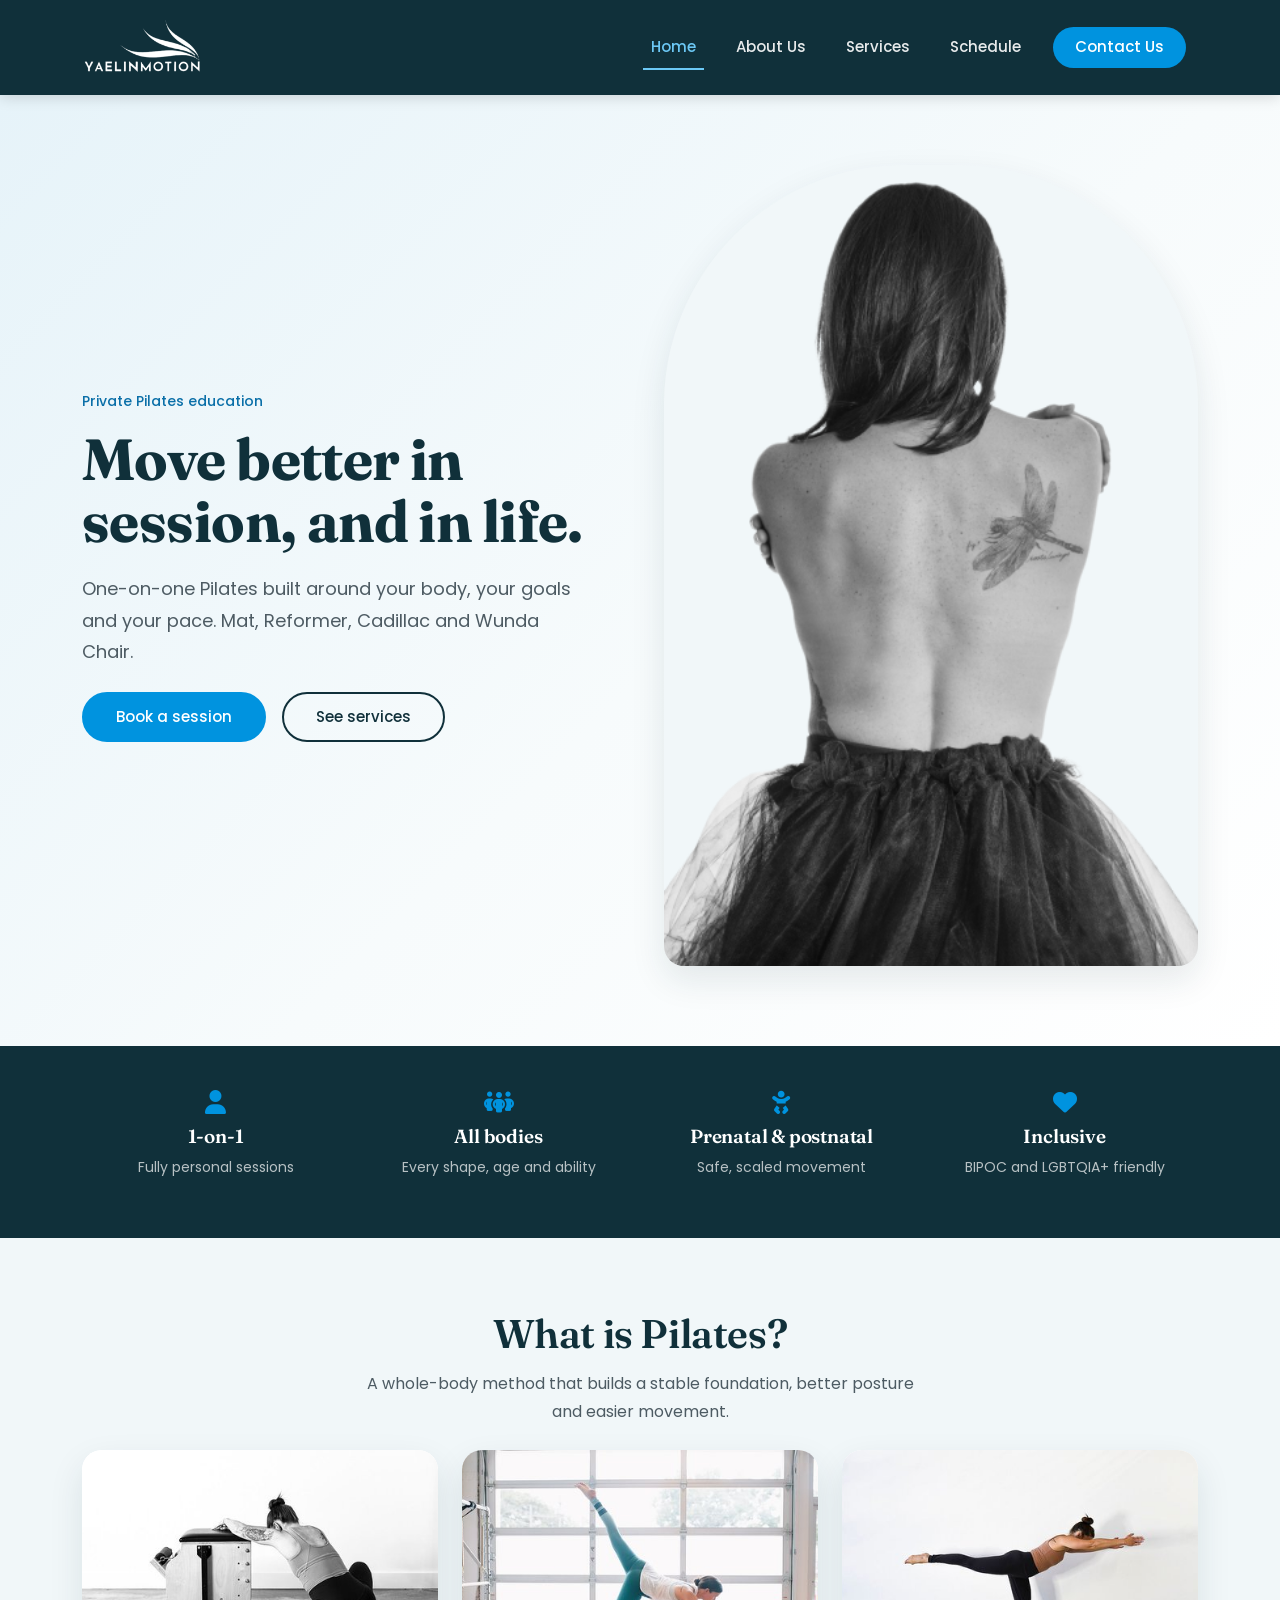
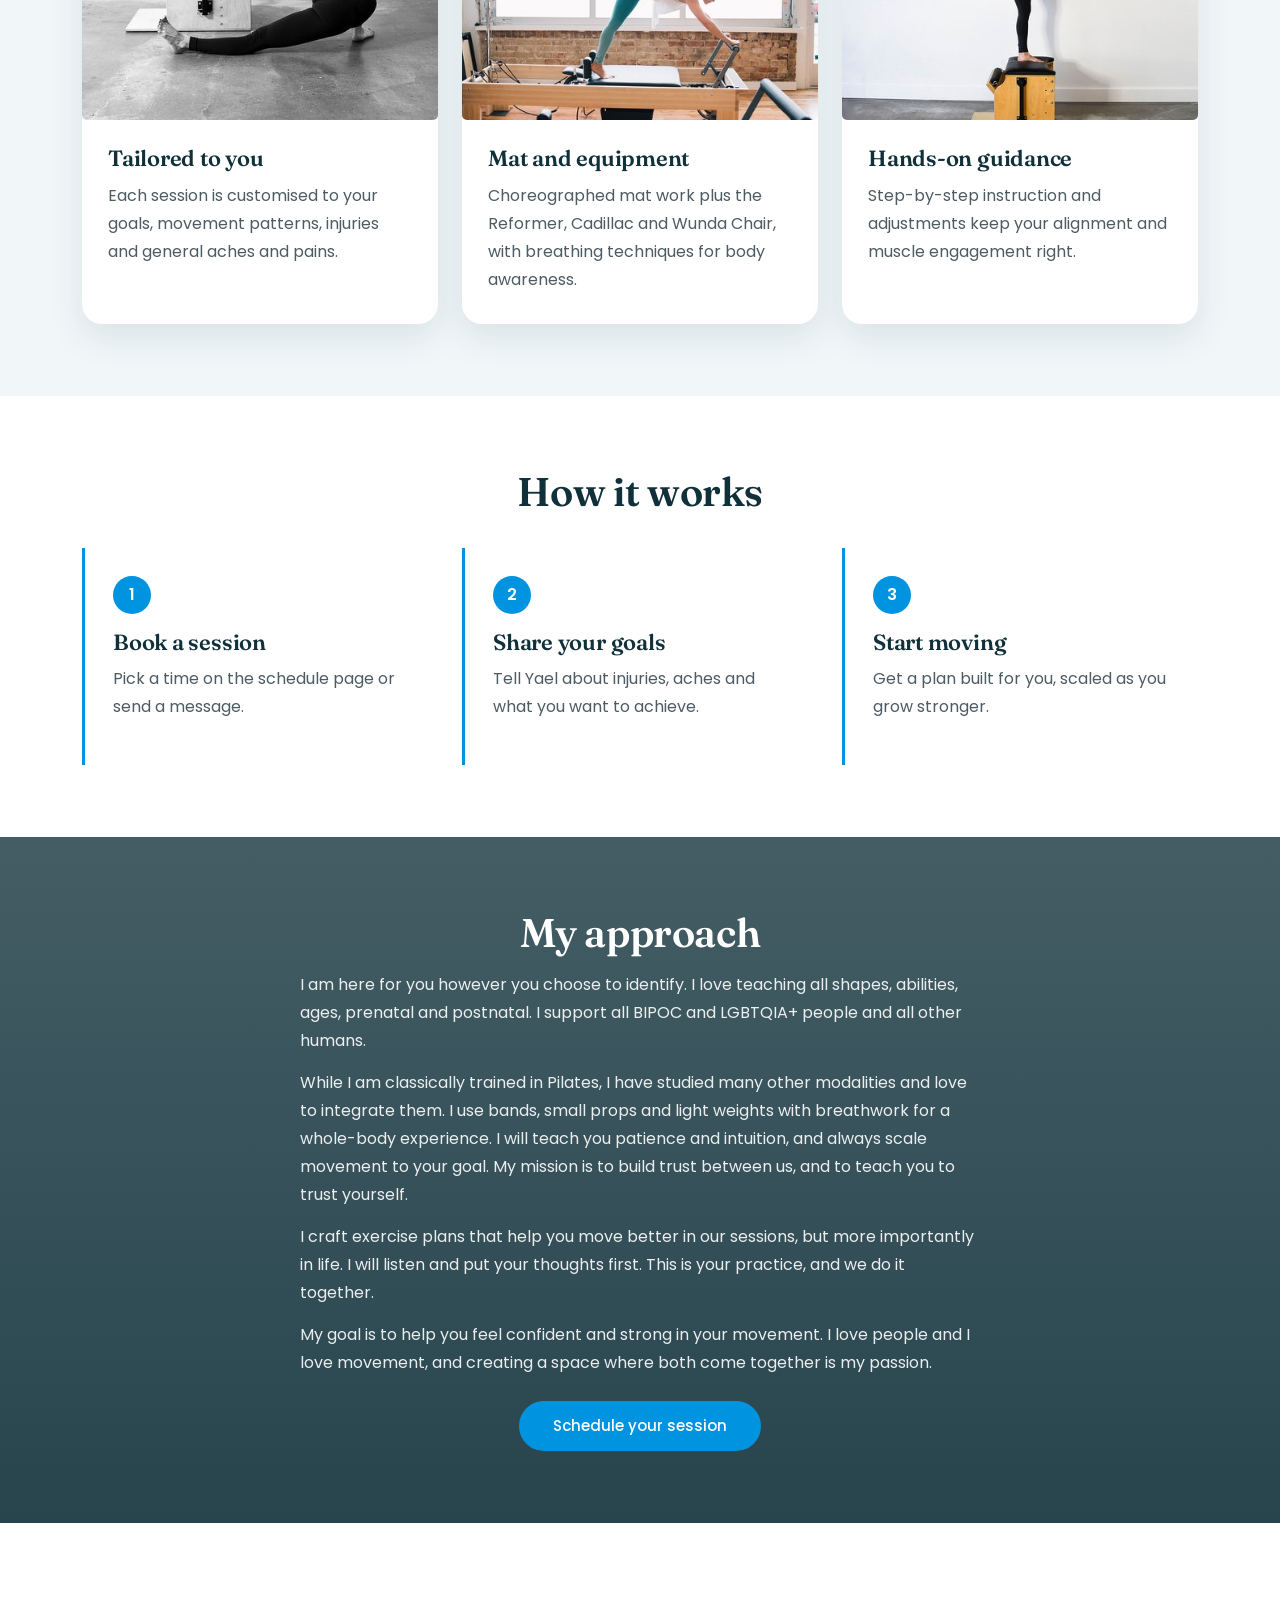
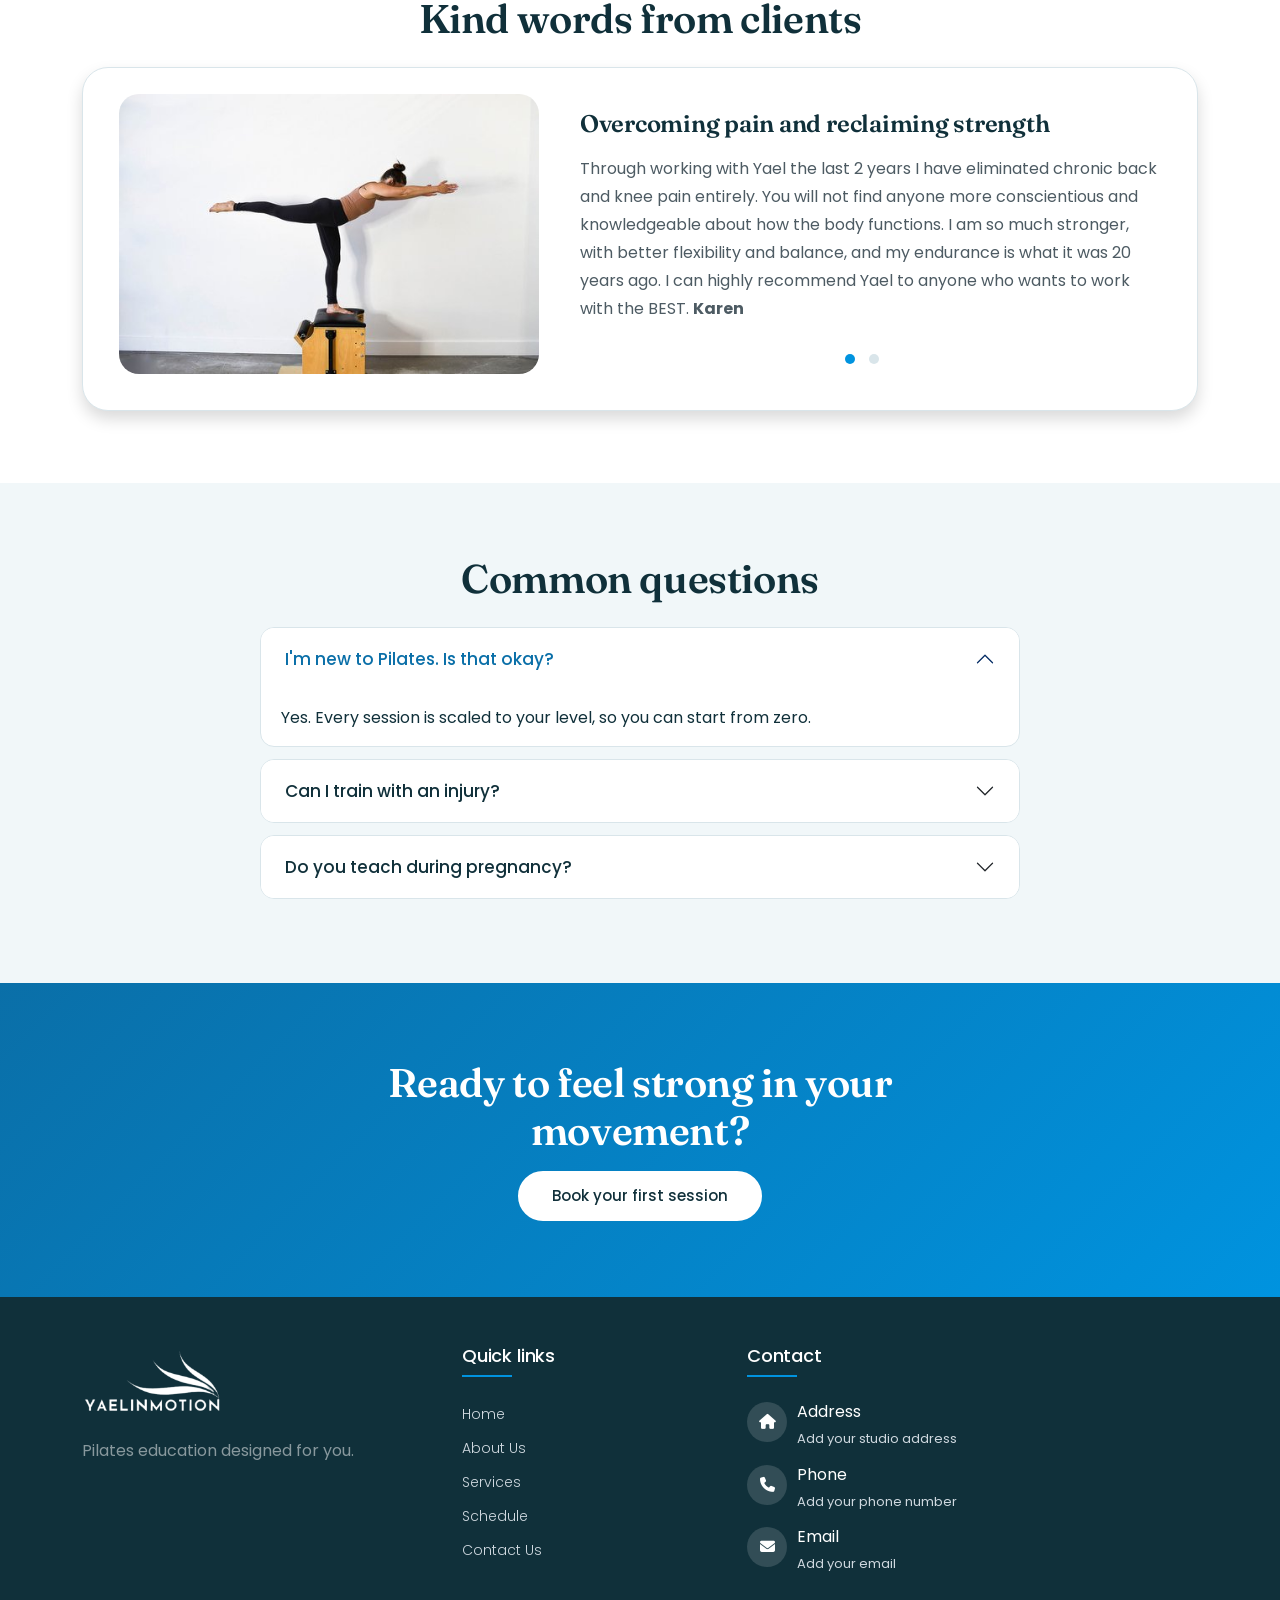
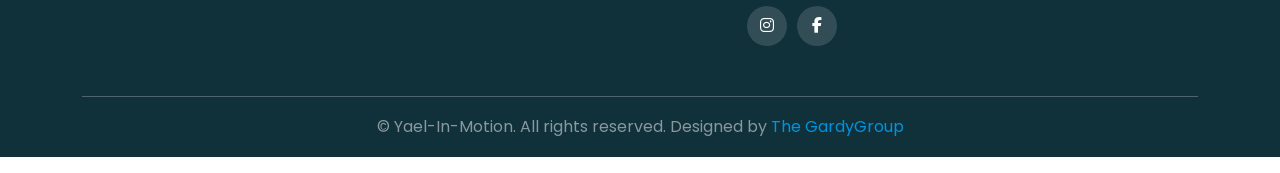
<file: index.html>
<!DOCTYPE html>
<html lang="en">
<head>
<meta charset="UTF-8" />
<meta name="viewport" content="width=device-width, initial-scale=1.0" />
<title>Home | Yael-In-Motion</title>
<link rel="icon" type="image/x-icon" href="images/logo-yael.png">
<link href="https://cdn.jsdelivr.net/npm/bootstrap@5.3.1/dist/css/bootstrap.min.css" rel="stylesheet" integrity="sha384-4bw+/aepP/YC94hEpVNVgiZdgIC5+VKNBQNGCHeKRQN+PtmoHDEXuppvnDJzQIu9" crossorigin="anonymous" />
<link rel="stylesheet" href="https://cdnjs.cloudflare.com/ajax/libs/OwlCarousel2/2.3.4/assets/owl.carousel.min.css"/>
<link rel="stylesheet" href="https://cdnjs.cloudflare.com/ajax/libs/OwlCarousel2/2.3.4/assets/owl.theme.default.min.css"/>
<link href="https://unpkg.com/aos@2.3.1/dist/aos.css" rel="stylesheet">
<link rel="stylesheet" href="https://cdnjs.cloudflare.com/ajax/libs/font-awesome/6.4.2/css/all.min.css" crossorigin="anonymous" referrerpolicy="no-referrer" />
<link rel="stylesheet" href="style.css" />
</head>
<body>

<nav class="navbar navbar-expand-lg">
  <div class="container">
    <a class="navbar-brand" href="index.html"><img src="images/logo-yael.png" alt="Yael-In-Motion logo" width="120" class="logo-light"/></a>
    <button class="navbar-toggler" type="button" data-bs-toggle="collapse" data-bs-target="#navbarNav" aria-controls="navbarNav" aria-expanded="false" aria-label="Toggle navigation"><span class="navbar-toggler-icon"></span></button>
    <div class="collapse navbar-collapse justify-content-end" id="navbarNav">
      <ul class="navbar-nav align-items-lg-center">
        <li class="nav-item"><a class="nav-link active" aria-current="page" href="index.html">Home</a></li>
        <li class="nav-item"><a class="nav-link" href="about-us.html">About Us</a></li>
        <li class="nav-item"><a class="nav-link" href="service-page.html">Services</a></li>
        <li class="nav-item"><a class="nav-link" href="schedule-page.html">Schedule</a></li>
        <li class="nav-item"><a class="nav-link nav-cta" href="contact-us.html">Contact Us</a></li>
      </ul>
    </div>
  </div>
</nav>

<!-- Hero -->
<section class="hero-section">
  <div class="container">
    <div class="row align-items-center g-5">
      <div class="col-lg-6" data-aos="fade-up" data-aos-duration="1000">
        <div class="hero-content">
          <p class="kicker">Private Pilates education</p>
          <h1>Move better in session, and in life.</h1>
          <p class="lead-text">One-on-one Pilates built around your body, your goals and your pace. Mat, Reformer, Cadillac and Wunda Chair.</p>
          <div class="hero-btn d-flex flex-wrap gap-3 mt-4">
            <a href="schedule-page.html" class="btn">Book a session</a>
            <a href="service-page.html" class="btn btn-ghost">See services</a>
          </div>
        </div>
      </div>
      <div class="col-lg-6" data-aos="fade-left" data-aos-duration="1000">
        <div class="hero-photo"><img src="images/yjbwback.png" alt="Yael teaching a Pilates session" class="img-fluid" /></div>
      </div>
    </div>
  </div>
</section>

<!-- Quick facts -->
<section class="facts">
  <div class="container">
    <div class="row g-3 text-center">
      <div class="col-6 col-md-3"><i class="fa-solid fa-user"></i><h3>1-on-1</h3><p>Fully personal sessions</p></div>
      <div class="col-6 col-md-3"><i class="fa-solid fa-people-group"></i><h3>All bodies</h3><p>Every shape, age and ability</p></div>
      <div class="col-6 col-md-3"><i class="fa-solid fa-baby"></i><h3>Prenatal &amp; postnatal</h3><p>Safe, scaled movement</p></div>
      <div class="col-6 col-md-3"><i class="fa-solid fa-heart"></i><h3>Inclusive</h3><p>BIPOC and LGBTQIA+ friendly</p></div>
    </div>
  </div>
</section>

<!-- What is Pilates -->
<section class="pilate py-5">
  <div class="container py-4">
    <div class="section-head text-center" data-aos="fade-up"><h2>What is Pilates?</h2><p>A whole-body method that builds a stable foundation, better posture and easier movement.</p></div>
    <div class="row g-4 pt-4">
      <div class="col-lg-4 col-md-6" data-aos="fade-up">
        <div class="card h-100 border-0"><div class="card-img"><img src="images/YAELINMOTION-24.jpeg" class="card-img-top" alt="Individual Pilates session"/></div>
        <div class="card-body"><h3>Tailored to you</h3><p class="card-text">Each session is customised to your goals, movement patterns, injuries and general aches and pains.</p></div></div>
      </div>
      <div class="col-lg-4 col-md-6" data-aos="fade-up" data-aos-delay="100">
        <div class="card h-100 border-0"><div class="card-img"><img src="images/yjreformercolor.jpg" class="card-img-top" alt="Pilates Reformer"/></div>
        <div class="card-body"><h3>Mat and equipment</h3><p class="card-text">Choreographed mat work plus the Reformer, Cadillac and Wunda Chair, with breathing techniques for body awareness.</p></div></div>
      </div>
      <div class="col-lg-4 col-md-6 mx-md-auto" data-aos="fade-up" data-aos-delay="200">
        <div class="card h-100 border-0"><div class="card-img"><img src="images/YAELINMOTION-29.jpeg" class="card-img-top" alt="Hands-on alignment adjustment"/></div>
        <div class="card-body"><h3>Hands-on guidance</h3><p class="card-text">Step-by-step instruction and adjustments keep your alignment and muscle engagement right.</p></div></div>
      </div>
    </div>
  </div>
</section>

<!-- How it works -->
<section class="steps py-5">
  <div class="container py-4">
    <div class="section-head text-center" data-aos="fade-up"><h2>How it works</h2></div>
    <div class="row g-4 pt-4">
      <div class="col-md-4" data-aos="fade-up"><div class="step"><span>1</span><h3>Book a session</h3><p>Pick a time on the schedule page or send a message.</p></div></div>
      <div class="col-md-4" data-aos="fade-up" data-aos-delay="100"><div class="step"><span>2</span><h3>Share your goals</h3><p>Tell Yael about injuries, aches and what you want to achieve.</p></div></div>
      <div class="col-md-4" data-aos="fade-up" data-aos-delay="200"><div class="step"><span>3</span><h3>Start moving</h3><p>Get a plan built for you, scaled as you grow stronger.</p></div></div>
    </div>
  </div>
</section>

<!-- Approach -->
<div class="parrallax">
  <section class="approach py-5">
    <div class="container">
      <div class="row justify-content-center">
        <div class="col-lg-9" data-aos="fade-up">
          <h2 class="text-center">My approach</h2>
          <p>I am here for you however you choose to identify. I love teaching all shapes, abilities, ages, prenatal and postnatal. I support all BIPOC and LGBTQIA+ people and all other humans.</p>
          <p>While I am classically trained in Pilates, I have studied many other modalities and love to integrate them. I use bands, small props and light weights with breathwork for a whole-body experience. I will teach you patience and intuition, and always scale movement to your goal. My mission is to build trust between us, and to teach you to trust yourself.</p>
          <p>I craft exercise plans that help you move better in our sessions, but more importantly in life. I will listen and put your thoughts first. This is your practice, and we do it together.</p>
          <p>My goal is to help you feel confident and strong in your movement. I love people and I love movement, and creating a space where both come together is my passion.</p>
        </div>
        <div class="col-12 text-center"><div class="hero-btn"><a href="schedule-page.html" class="btn mt-4">Schedule your session</a></div></div>
      </div>
    </div>
  </section>
</div>

<!-- Testimonials -->
<section class="our-testimonial py-5">
  <div class="container py-4">
    <div class="section-head text-center" data-aos="fade-up"><h2>Kind words from clients</h2></div>
    <div class="row shadow mt-4" data-aos="fade-up">
      <div class="col-lg-5 align-self-center text-center"><img class="img-fluid" src="images/YAELINMOTION-29.jpeg" alt="Yael with a client" /></div>
      <div class="col-lg-7">
        <div class="owl-carousel-1 owl-carousel owl-theme">
          <div class="item"><div class="ps-lg-3">
            <h3 class="pt-3">Overcoming pain and reclaiming strength</h3>
            <p class="mt-3">Through working with Yael the last 2 years I have eliminated chronic back and knee pain entirely. You will not find anyone more conscientious and knowledgeable about how the body functions. I am so much stronger, with better flexibility and balance, and my endurance is what it was 20 years ago. I can highly recommend Yael to anyone who wants to work with the BEST. <strong>Karen</strong></p>
          </div></div>
          <div class="item"><div class="ps-lg-3">
            <h3 class="pt-3">Elevating my fitness journey</h3>
            <p class="mt-3">I am incredibly grateful to work with Yael, whose knowledge and patience have made a huge difference. She tailors each session to your needs, focusing on areas of improvement and staying mindful of limitations and injuries. Her encouragement has me looking forward to each workout. <strong>Haylea</strong></p>
          </div></div>
        </div>
      </div>
    </div>
  </div>
</section>

<!-- FAQ -->
<section class="faq py-5">
  <div class="container py-4">
    <div class="section-head text-center" data-aos="fade-up"><h2>Common questions</h2></div>
    <div class="accordion mx-auto mt-4" id="faqList" style="max-width:760px">
      <div class="accordion-item"><h3 class="accordion-header"><button class="accordion-button" type="button" data-bs-toggle="collapse" data-bs-target="#q1">I'm new to Pilates. Is that okay?</button></h3>
        <div id="q1" class="accordion-collapse collapse show" data-bs-parent="#faqList"><div class="accordion-body">Yes. Every session is scaled to your level, so you can start from zero.</div></div></div>
      <div class="accordion-item"><h3 class="accordion-header"><button class="accordion-button collapsed" type="button" data-bs-toggle="collapse" data-bs-target="#q2">Can I train with an injury?</button></h3>
        <div id="q2" class="accordion-collapse collapse" data-bs-parent="#faqList"><div class="accordion-body">Tell Yael about it when you book. Sessions are adjusted around injuries and limitations.</div></div></div>
      <div class="accordion-item"><h3 class="accordion-header"><button class="accordion-button collapsed" type="button" data-bs-toggle="collapse" data-bs-target="#q3">Do you teach during pregnancy?</button></h3>
        <div id="q3" class="accordion-collapse collapse" data-bs-parent="#faqList"><div class="accordion-body">Yes, prenatal and postnatal sessions are both offered.</div></div></div>
    </div>
  </div>
</section>

<!-- CTA -->
<section class="cta-band text-center">
  <div class="container" data-aos="fade-up">
    <h2>Ready to feel strong in your movement?</h2>
    <div class="hero-btn"><a href="schedule-page.html" class="btn mt-3">Book your first session</a></div>
  </div>
</section>

<footer class="footer pt-5">
  <div class="container">
    <div class="row">
      <div class="footer-col col-md-4 mb-4"><a href="index.html"><img src="images/logo-yael.png" alt="Yael-In-Motion" width="140" class="logo-light mb-3"></a><p class="text-white-50">Pilates education designed for you.</p></div>
      <div class="footer-col col-md-3 mb-4"><h4>Quick links</h4>
        <ul><li><a href="index.html">Home</a></li><li><a href="about-us.html">About Us</a></li><li><a href="service-page.html">Services</a></li><li><a href="schedule-page.html">Schedule</a></li><li><a href="contact-us.html">Contact Us</a></li></ul></div>
      <div class="footer-col col-md-5 mb-4"><h4>Contact</h4>
        <div class="contact-details d-flex"><div class="contact-icon"><i class="fa fa-home"></i></div><div class="contact-address"><h5>Address</h5><p>Add your studio address</p></div></div>
        <div class="contact-details d-flex"><div class="contact-icon"><i class="fa fa-phone"></i></div><div class="contact-address"><h5>Phone</h5><p>Add your phone number</p></div></div>
        <div class="contact-details d-flex"><div class="contact-icon"><i class="fa fa-envelope"></i></div><div class="contact-address"><h5>Email</h5><p>Add your email</p></div></div>
        <div class="social-links mt-3"><a href="#" aria-label="Instagram"><i class="fa-brands fa-instagram"></i></a><a href="#" aria-label="Facebook"><i class="fa-brands fa-facebook-f"></i></a></div></div>
    </div>
    <hr class="text-white">
    <p class="footer-bottom text-center text-white-50 pb-3">&copy; Yael-In-Motion. All rights reserved. Designed by <a href="#">The GardyGroup</a></p>
  </div>
</footer>

<script src="https://cdn.jsdelivr.net/npm/bootstrap@5.3.1/dist/js/bootstrap.bundle.min.js" integrity="sha384-HwwvtgBNo3bZJJLYd8oVXjrBZt8cqVSpeBNS5n7C8IVInixGAoxmnlMuBnhbgrkm" crossorigin="anonymous"></script>
<script src="https://cdnjs.cloudflare.com/ajax/libs/jquery/3.7.0/jquery.min.js"></script>
<script src="https://cdnjs.cloudflare.com/ajax/libs/OwlCarousel2/2.3.4/owl.carousel.min.js"></script>
<script>$(".owl-carousel-1").owlCarousel({loop:true,nav:false,items:1,autoplay:true,autoplayTimeout:7000,autoplayHoverPause:true});</script>
<script src="https://unpkg.com/aos@2.3.1/dist/aos.js"></script>
<script>AOS.init({once:true});</script>
</body>
</html>
</file>
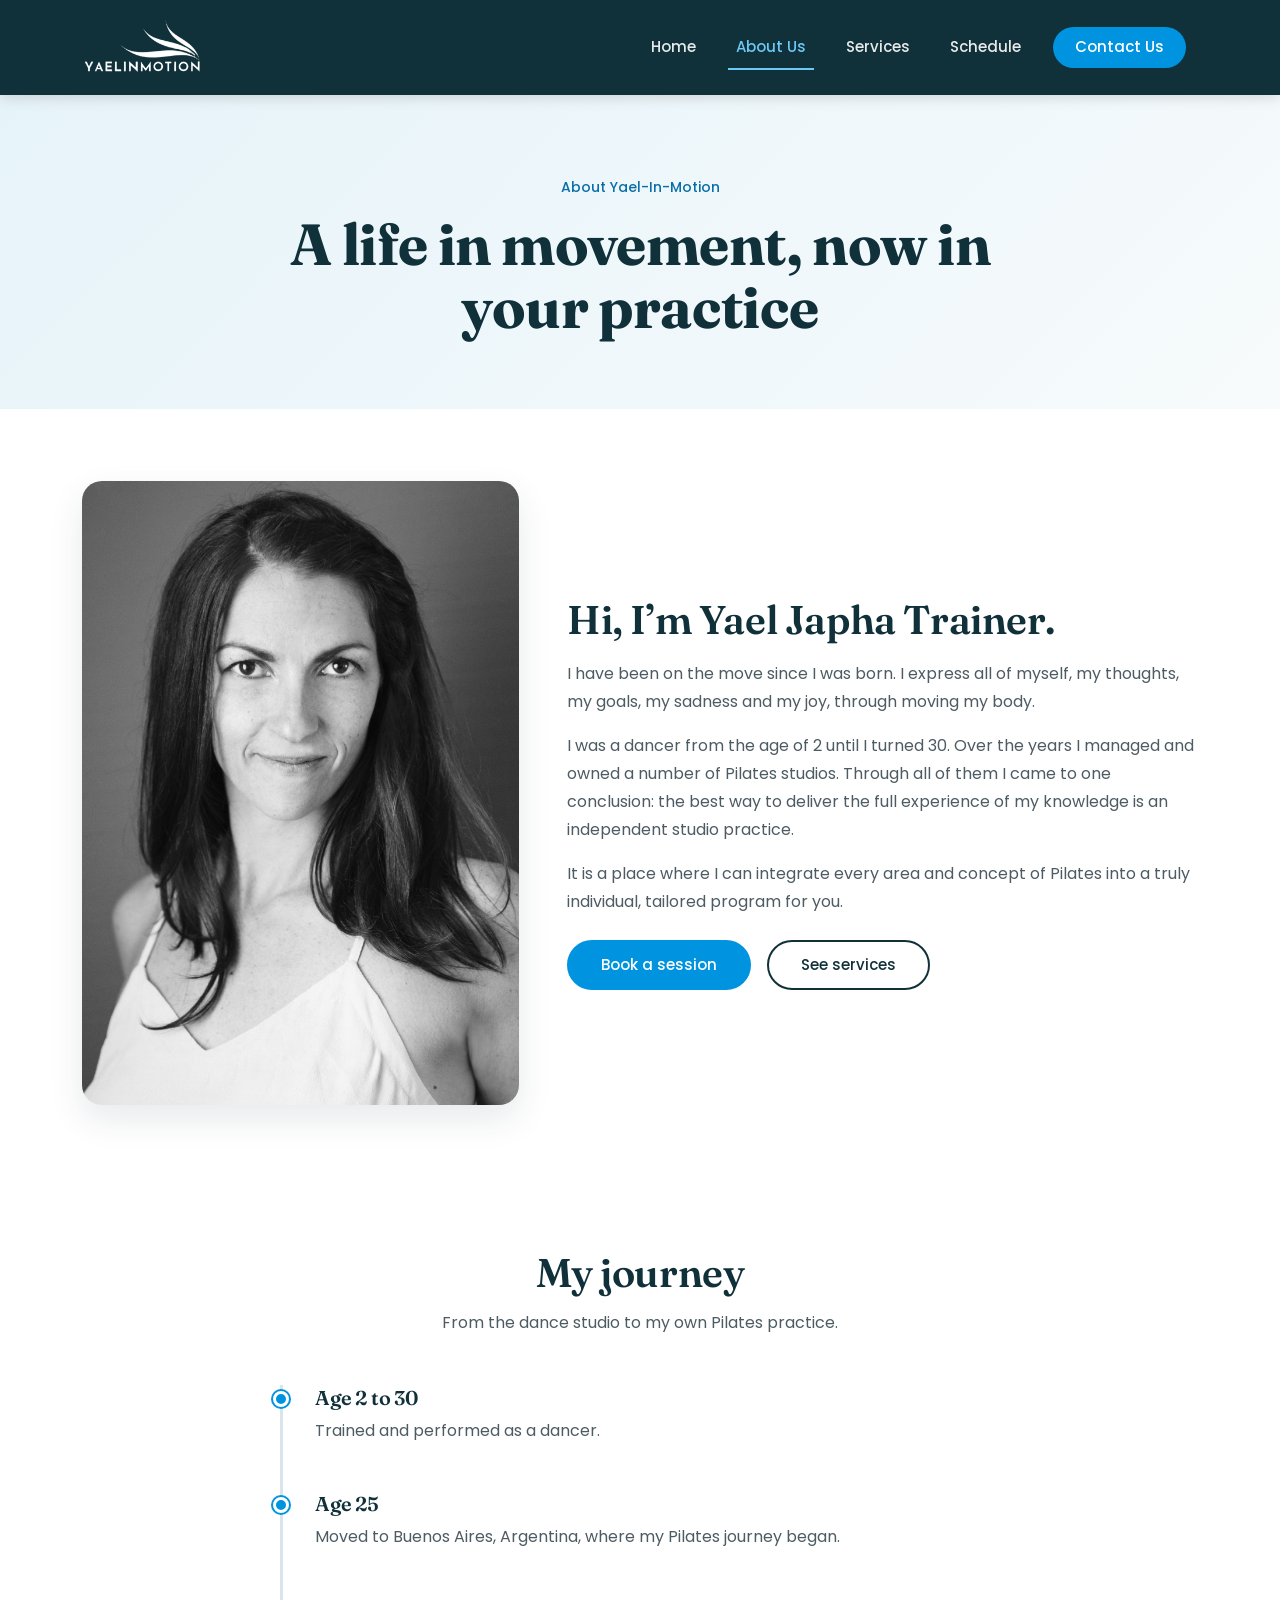
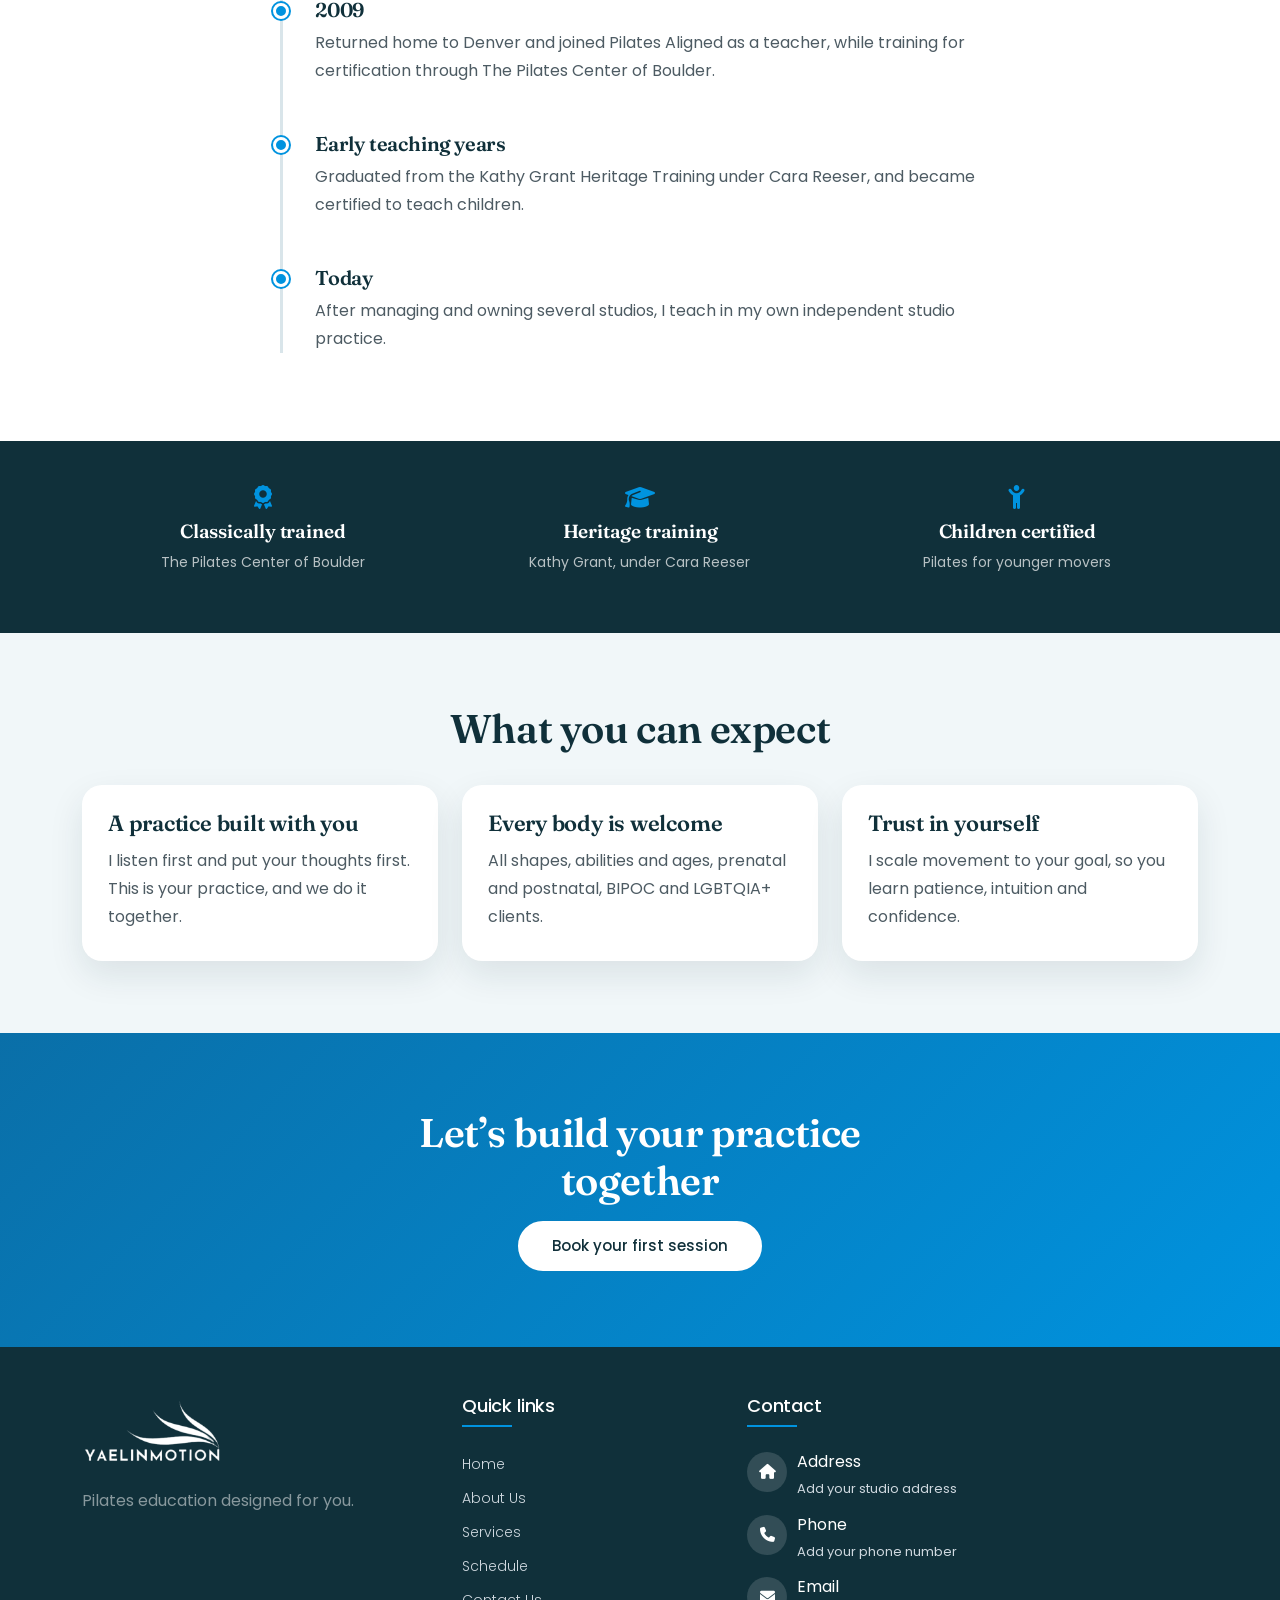
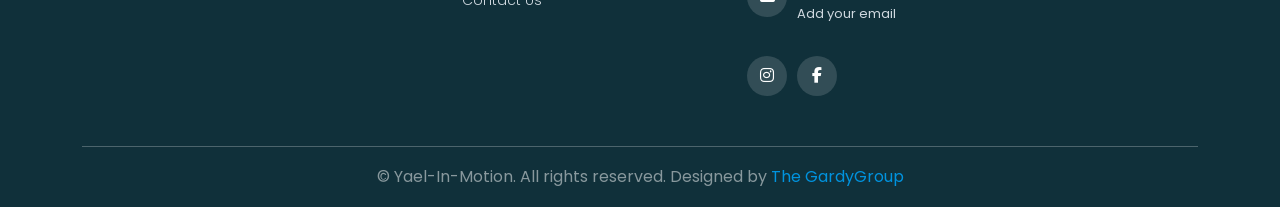
<file: about-us.html>
<!DOCTYPE html>
<html lang="en">
<head>
<meta charset="UTF-8">
<meta name="viewport" content="width=device-width, initial-scale=1.0">
<title>About Us | Yael-In-Motion</title>
<link rel="icon" type="image/x-icon" href="images/logo-yael.png">
<link href="https://cdn.jsdelivr.net/npm/bootstrap@5.3.1/dist/css/bootstrap.min.css" rel="stylesheet" integrity="sha384-4bw+/aepP/YC94hEpVNVgiZdgIC5+VKNBQNGCHeKRQN+PtmoHDEXuppvnDJzQIu9" crossorigin="anonymous">
<link rel="stylesheet" href="https://cdnjs.cloudflare.com/ajax/libs/font-awesome/6.4.2/css/all.min.css" crossorigin="anonymous" referrerpolicy="no-referrer" />
<link href="https://unpkg.com/aos@2.3.1/dist/aos.css" rel="stylesheet">
<link rel="stylesheet" href="style.css">
</head>
<body>

<nav class="navbar navbar-expand-lg">
  <div class="container">
    <a class="navbar-brand" href="index.html"><img src="images/logo-yael.png" alt="Yael-In-Motion logo" width="120" class="logo-light"></a>
    <button class="navbar-toggler" type="button" data-bs-toggle="collapse" data-bs-target="#navbarNav" aria-controls="navbarNav" aria-expanded="false" aria-label="Toggle navigation"><span class="navbar-toggler-icon"></span></button>
    <div class="collapse navbar-collapse justify-content-end" id="navbarNav">
      <ul class="navbar-nav align-items-lg-center">
        <li class="nav-item"><a class="nav-link" href="index.html">Home</a></li>
        <li class="nav-item"><a class="nav-link active" aria-current="page" href="about-us.html">About Us</a></li>
        <li class="nav-item"><a class="nav-link" href="service-page.html">Services</a></li>
        <li class="nav-item"><a class="nav-link" href="schedule-page.html">Schedule</a></li>
        <li class="nav-item"><a class="nav-link nav-cta" href="contact-us.html">Contact Us</a></li>
      </ul>
    </div>
  </div>
</nav>

<!-- Page header -->
<section class="page-hero text-center">
  <div class="container" data-aos="fade-up">
    <p class="kicker">About Yael-In-Motion</p>
    <h1>A life in movement, now in your practice</h1>
  </div>
</section>

<!-- Bio -->
<section class="bio py-5">
  <div class="container py-4">
    <div class="row align-items-center g-5">
      <div class="col-lg-5" data-aos="fade-right">
        <div class="hero-photo"><img src="images/yjheadshotbw.jpg" alt="Portrait of Yael Japha Trainer" class="w-100"></div>
      </div>
      <div class="col-lg-7" data-aos="fade-up">
        <h2>Hi, I’m Yael Japha Trainer.</h2>
        <p class="mt-3">I have been on the move since I was born. I express all of myself, my thoughts, my goals, my sadness and my joy, through moving my body.</p>
        <p>I was a dancer from the age of 2 until I turned 30. Over the years I managed and owned a number of Pilates studios. Through all of them I came to one conclusion: the best way to deliver the full experience of my knowledge is an independent studio practice.</p>
        <p>It is a place where I can integrate every area and concept of Pilates into a truly individual, tailored program for you.</p>
        <div class="hero-btn d-flex flex-wrap gap-3 mt-4">
          <a href="schedule-page.html" class="btn">Book a session</a>
          <a href="service-page.html" class="btn btn-ghost">See services</a>
        </div>
      </div>
    </div>
  </div>
</section>

<!-- Journey -->
<section class="journey py-5">
  <div class="container py-4">
    <div class="section-head text-center" data-aos="fade-up"><h2>My journey</h2><p>From the dance studio to my own Pilates practice.</p></div>
    <div class="timeline mx-auto mt-5">
      <div class="t-item" data-aos="fade-up"><h3>Age 2 to 30</h3><p>Trained and performed as a dancer.</p></div>
      <div class="t-item" data-aos="fade-up"><h3>Age 25</h3><p>Moved to Buenos Aires, Argentina, where my Pilates journey began.</p></div>
      <div class="t-item" data-aos="fade-up"><h3>2009</h3><p>Returned home to Denver and joined Pilates Aligned as a teacher, while training for certification through The Pilates Center of Boulder.</p></div>
      <div class="t-item" data-aos="fade-up"><h3>Early teaching years</h3><p>Graduated from the Kathy Grant Heritage Training under Cara Reeser, and became certified to teach children.</p></div>
      <div class="t-item" data-aos="fade-up"><h3>Today</h3><p>After managing and owning several studios, I teach in my own independent studio practice.</p></div>
    </div>
  </div>
</section>

<!-- Training -->
<section class="facts">
  <div class="container">
    <div class="row g-3 text-center">
      <div class="col-md-4"><i class="fa-solid fa-award"></i><h3>Classically trained</h3><p>The Pilates Center of Boulder</p></div>
      <div class="col-md-4"><i class="fa-solid fa-graduation-cap"></i><h3>Heritage training</h3><p>Kathy Grant, under Cara Reeser</p></div>
      <div class="col-md-4"><i class="fa-solid fa-child-reaching"></i><h3>Children certified</h3><p>Pilates for younger movers</p></div>
    </div>
  </div>
</section>

<!-- Values -->
<section class="pilate py-5">
  <div class="container py-4">
    <div class="section-head text-center" data-aos="fade-up"><h2>What you can expect</h2></div>
    <div class="row g-4 pt-4">
      <div class="col-md-4" data-aos="fade-up"><div class="card h-100 border-0"><div class="card-body"><h3>A practice built with you</h3><p class="card-text">I listen first and put your thoughts first. This is your practice, and we do it together.</p></div></div></div>
      <div class="col-md-4" data-aos="fade-up" data-aos-delay="100"><div class="card h-100 border-0"><div class="card-body"><h3>Every body is welcome</h3><p class="card-text">All shapes, abilities and ages, prenatal and postnatal, BIPOC and LGBTQIA+ clients.</p></div></div></div>
      <div class="col-md-4" data-aos="fade-up" data-aos-delay="200"><div class="card h-100 border-0"><div class="card-body"><h3>Trust in yourself</h3><p class="card-text">I scale movement to your goal, so you learn patience, intuition and confidence.</p></div></div></div>
    </div>
  </div>
</section>

<section class="cta-band text-center">
  <div class="container" data-aos="fade-up">
    <h2>Let’s build your practice together</h2>
    <div class="hero-btn"><a href="schedule-page.html" class="btn mt-3">Book your first session</a></div>
  </div>
</section>

<footer class="footer pt-5">
  <div class="container">
    <div class="row">
      <div class="footer-col col-md-4 mb-4"><a href="index.html"><img src="images/logo-yael.png" alt="Yael-In-Motion" width="140" class="logo-light mb-3"></a><p class="text-white-50">Pilates education designed for you.</p></div>
      <div class="footer-col col-md-3 mb-4"><h4>Quick links</h4>
        <ul><li><a href="index.html">Home</a></li><li><a href="about-us.html">About Us</a></li><li><a href="service-page.html">Services</a></li><li><a href="schedule-page.html">Schedule</a></li><li><a href="contact-us.html">Contact Us</a></li></ul></div>
      <div class="footer-col col-md-5 mb-4"><h4>Contact</h4>
        <div class="contact-details d-flex"><div class="contact-icon"><i class="fa fa-home"></i></div><div class="contact-address"><h5>Address</h5><p>Add your studio address</p></div></div>
        <div class="contact-details d-flex"><div class="contact-icon"><i class="fa fa-phone"></i></div><div class="contact-address"><h5>Phone</h5><p>Add your phone number</p></div></div>
        <div class="contact-details d-flex"><div class="contact-icon"><i class="fa fa-envelope"></i></div><div class="contact-address"><h5>Email</h5><p>Add your email</p></div></div>
        <div class="social-links mt-3"><a href="#" aria-label="Instagram"><i class="fa-brands fa-instagram"></i></a><a href="#" aria-label="Facebook"><i class="fa-brands fa-facebook-f"></i></a></div></div>
    </div>
    <hr class="text-white">
    <p class="footer-bottom text-center text-white-50 pb-3">&copy; Yael-In-Motion. All rights reserved. Designed by <a href="#">The GardyGroup</a></p>
  </div>
</footer>

<script src="https://cdn.jsdelivr.net/npm/bootstrap@5.3.1/dist/js/bootstrap.bundle.min.js" integrity="sha384-HwwvtgBNo3bZJJLYd8oVXjrBZt8cqVSpeBNS5n7C8IVInixGAoxmnlMuBnhbgrkm" crossorigin="anonymous"></script>
<script src="https://unpkg.com/aos@2.3.1/dist/aos.js"></script>
<script>AOS.init({once:true});</script>
</body>
</html>
</file>
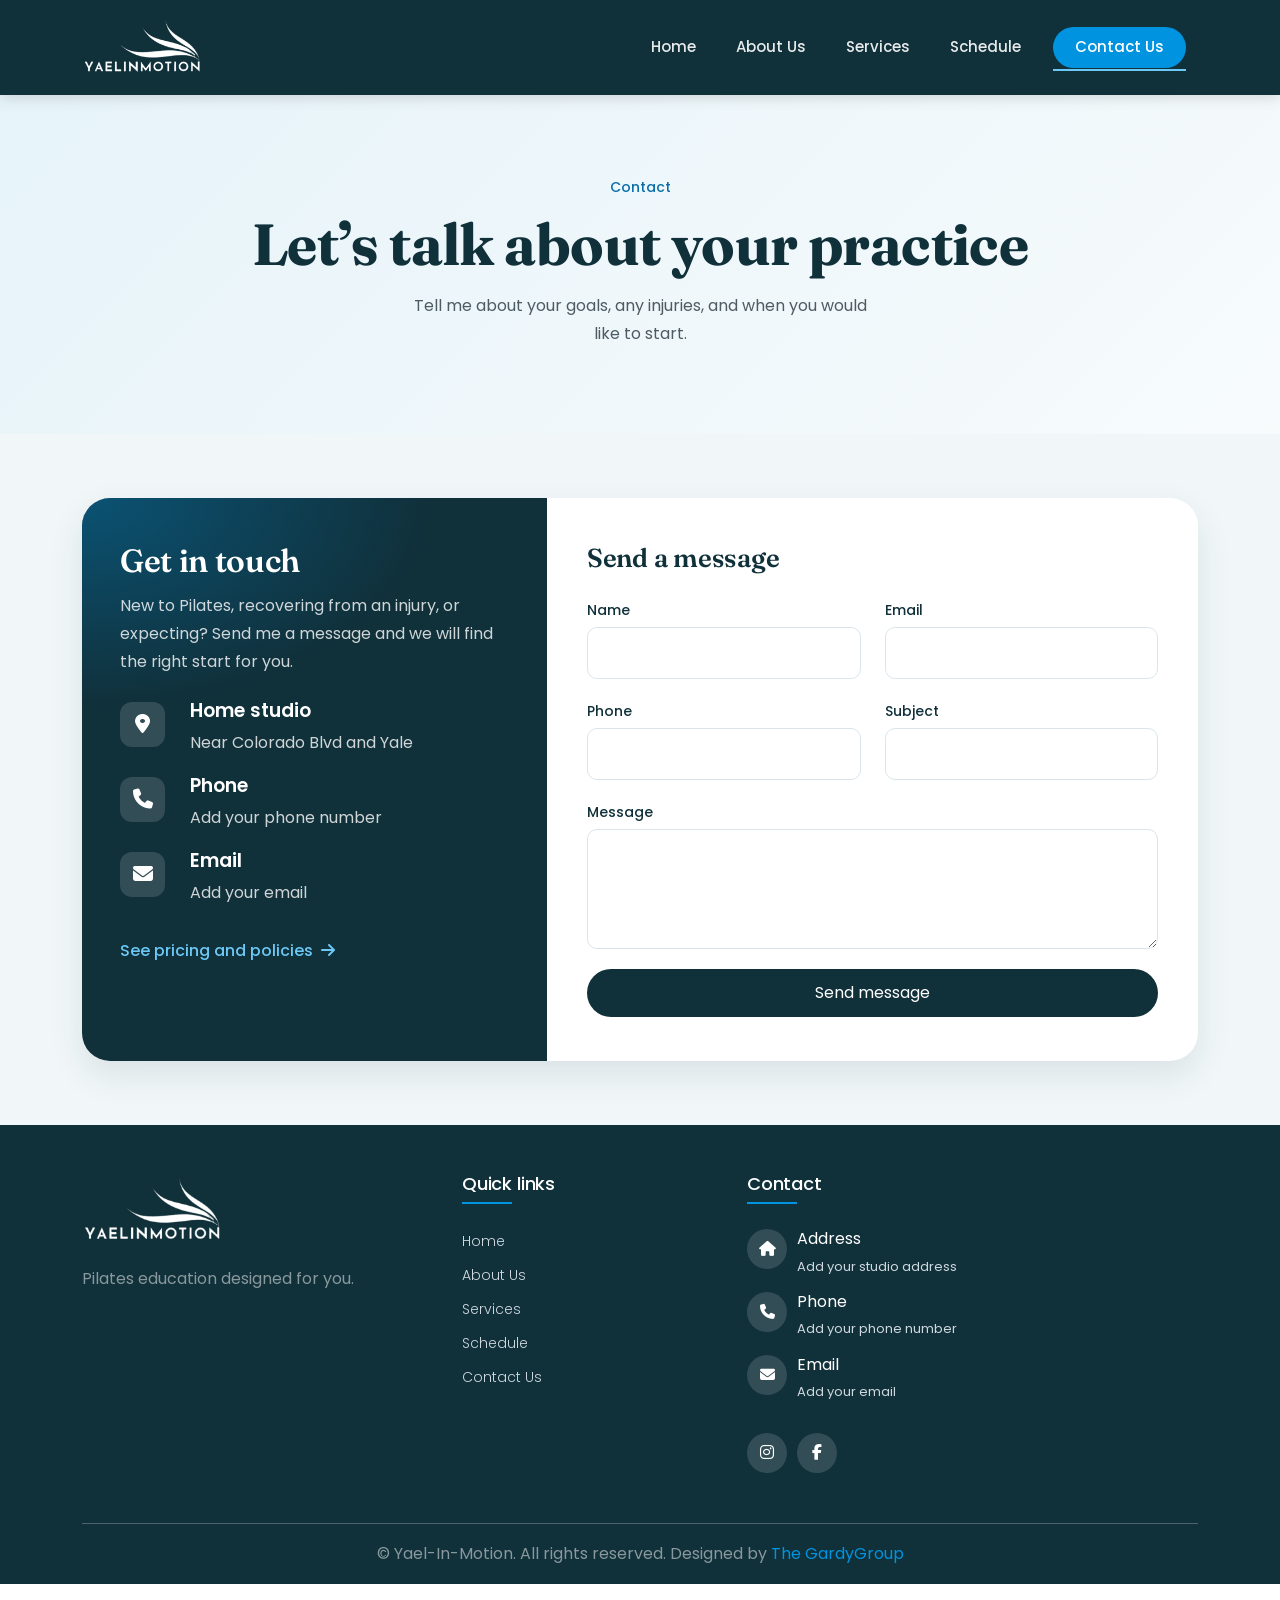
<file: contact-us.html>
<!DOCTYPE html>
<html lang="en">
<head>
<meta charset="UTF-8">
<meta name="viewport" content="width=device-width, initial-scale=1.0">
<title>Contact | Yael-In-Motion</title>
<link rel="icon" type="image/x-icon" href="images/logo-yael.png">
<link href="https://cdn.jsdelivr.net/npm/bootstrap@5.3.1/dist/css/bootstrap.min.css" rel="stylesheet" integrity="sha384-4bw+/aepP/YC94hEpVNVgiZdgIC5+VKNBQNGCHeKRQN+PtmoHDEXuppvnDJzQIu9" crossorigin="anonymous">
<link rel="stylesheet" href="https://cdnjs.cloudflare.com/ajax/libs/font-awesome/6.4.2/css/all.min.css" crossorigin="anonymous" referrerpolicy="no-referrer" />
<link href="https://unpkg.com/aos@2.3.1/dist/aos.css" rel="stylesheet">
<link rel="stylesheet" href="style.css">
</head>
<body>

<nav class="navbar navbar-expand-lg">
  <div class="container">
    <a class="navbar-brand" href="index.html"><img src="images/logo-yael.png" alt="Yael-In-Motion logo" width="120" class="logo-light"></a>
    <button class="navbar-toggler" type="button" data-bs-toggle="collapse" data-bs-target="#navbarNav" aria-controls="navbarNav" aria-expanded="false" aria-label="Toggle navigation"><span class="navbar-toggler-icon"></span></button>
    <div class="collapse navbar-collapse justify-content-end" id="navbarNav">
      <ul class="navbar-nav align-items-lg-center">
        <li class="nav-item"><a class="nav-link" href="index.html">Home</a></li>
        <li class="nav-item"><a class="nav-link" href="about-us.html">About Us</a></li>
        <li class="nav-item"><a class="nav-link" href="service-page.html">Services</a></li>
        <li class="nav-item"><a class="nav-link" href="schedule-page.html">Schedule</a></li>
        <li class="nav-item"><a class="nav-link nav-cta active" aria-current="page" href="contact-us.html">Contact Us</a></li>
      </ul>
    </div>
  </div>
</nav>

<section class="page-hero text-center">
  <div class="container" data-aos="fade-up">
    <p class="kicker">Contact</p>
    <h1>Let’s talk about your practice</h1>
    <p class="lead-text mx-auto mt-3">Tell me about your goals, any injuries, and when you would like to start.</p>
  </div>
</section>

<section class="contact py-5">
  <div class="container py-3">
    <div class="contact-wrap row g-0" data-aos="fade-up">

      <!-- Info panel -->
      <div class="col-lg-5">
        <div class="panel">
          <h2>Get in touch</h2>
          <p>New to Pilates, recovering from an injury, or expecting? Send me a message and we will find the right start for you.</p>
          <div class="contact-info mt-4">
            <div class="contact-details d-flex"><div class="contact-icon"><i class="fa fa-location-dot"></i></div><div class="contact-address"><h5>Home studio</h5><p>Near Colorado Blvd and Yale</p></div></div>
            <div class="contact-details d-flex"><div class="contact-icon"><i class="fa fa-phone"></i></div><div class="contact-address"><h5>Phone</h5><p>Add your phone number</p></div></div>
            <div class="contact-details d-flex"><div class="contact-icon"><i class="fa fa-envelope"></i></div><div class="contact-address"><h5>Email</h5><p>Add your email</p></div></div>
          </div>
          <a href="schedule-page.html" class="panel-link">See pricing and policies <i class="fa-solid fa-arrow-right ms-1"></i></a>
        </div>
      </div>

      <!-- Form -->
      <div class="col-lg-7">
        <div class="form form-card">
          <h3>Send a message</h3>
          <form id="contact-form" method="POST" action="mail.php">
            <div class="row">
              <div class="form-group col-md-6"><label class="form-label" for="name">Name</label><input type="text" name="name" class="form-control" id="name" required></div>
              <div class="form-group col-md-6"><label class="form-label" for="form_email">Email</label><input type="email" name="email" class="form-control" id="form_email" required></div>
              <div class="form-group col-md-6"><label class="form-label" for="phone">Phone</label><input type="text" name="phone" class="form-control" id="phone" required></div>
              <div class="form-group col-md-6"><label class="form-label" for="subject">Subject</label><input type="text" name="subject" class="form-control" id="subject" required></div>
              <div class="form-group col-12"><label class="form-label" for="message">Message</label><textarea rows="6" name="message" class="form-control" id="message" required></textarea></div>
              <div class="col-12"><div class="contact-btn"><button type="submit" value="Submit Now" name="submit" id="submitButton" class="text-white" title="Send your message">Send message</button></div></div>
            </div>
          </form>
        </div>
      </div>

    </div>
  </div>
</section>

<footer class="footer pt-5">
  <div class="container">
    <div class="row">
      <div class="footer-col col-md-4 mb-4"><a href="index.html"><img src="images/logo-yael.png" alt="Yael-In-Motion" width="140" class="logo-light mb-3"></a><p class="text-white-50">Pilates education designed for you.</p></div>
      <div class="footer-col col-md-3 mb-4"><h4>Quick links</h4>
        <ul><li><a href="index.html">Home</a></li><li><a href="about-us.html">About Us</a></li><li><a href="service-page.html">Services</a></li><li><a href="schedule-page.html">Schedule</a></li><li><a href="contact-us.html">Contact Us</a></li></ul></div>
      <div class="footer-col col-md-5 mb-4"><h4>Contact</h4>
        <div class="contact-details d-flex"><div class="contact-icon"><i class="fa fa-home"></i></div><div class="contact-address"><h5>Address</h5><p>Add your studio address</p></div></div>
        <div class="contact-details d-flex"><div class="contact-icon"><i class="fa fa-phone"></i></div><div class="contact-address"><h5>Phone</h5><p>Add your phone number</p></div></div>
        <div class="contact-details d-flex"><div class="contact-icon"><i class="fa fa-envelope"></i></div><div class="contact-address"><h5>Email</h5><p>Add your email</p></div></div>
        <div class="social-links mt-3"><a href="#" aria-label="Instagram"><i class="fa-brands fa-instagram"></i></a><a href="#" aria-label="Facebook"><i class="fa-brands fa-facebook-f"></i></a></div></div>
    </div>
    <hr class="text-white">
    <p class="footer-bottom text-center text-white-50 pb-3">&copy; Yael-In-Motion. All rights reserved. Designed by <a href="#">The GardyGroup</a></p>
  </div>
</footer>

<script src="https://cdn.jsdelivr.net/npm/bootstrap@5.3.1/dist/js/bootstrap.bundle.min.js" integrity="sha384-HwwvtgBNo3bZJJLYd8oVXjrBZt8cqVSpeBNS5n7C8IVInixGAoxmnlMuBnhbgrkm" crossorigin="anonymous"></script>
<script src="https://unpkg.com/aos@2.3.1/dist/aos.js"></script>
<script>AOS.init({once:true});</script>
</body>
</html>
</file>
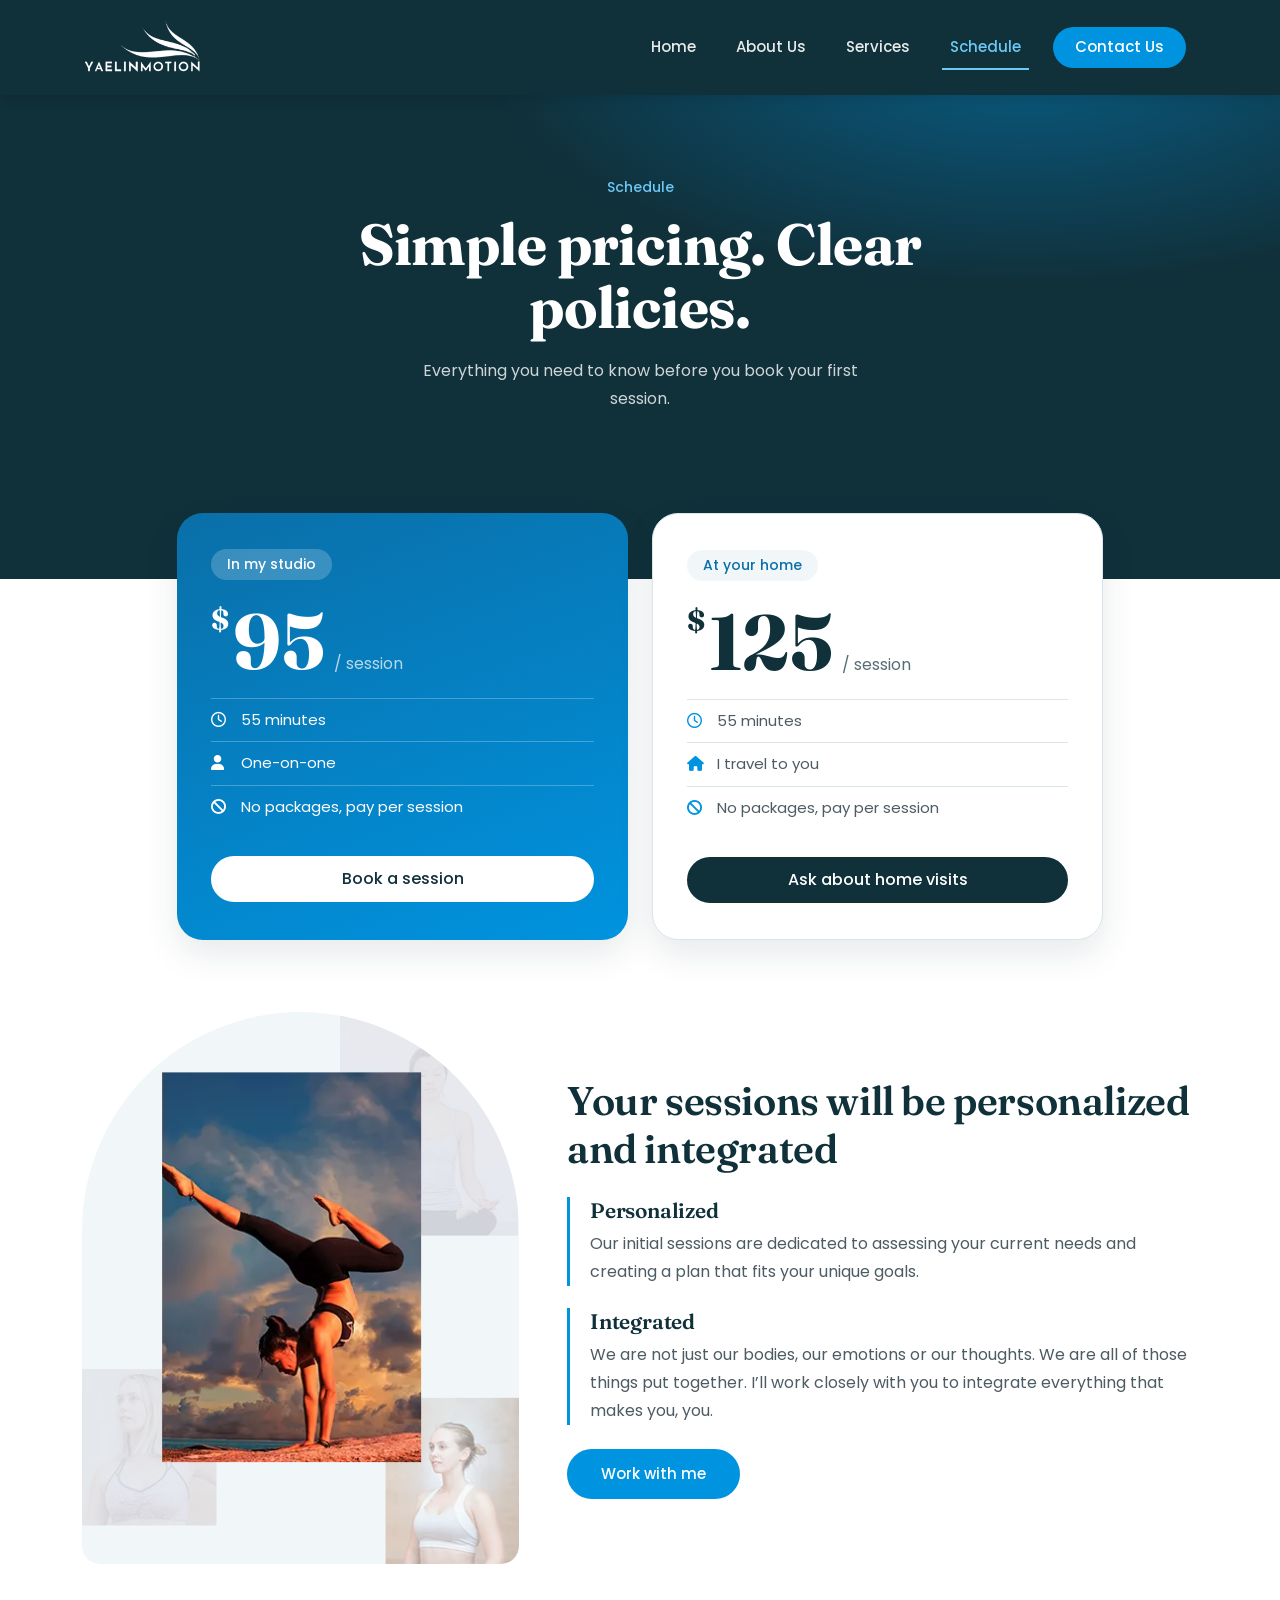
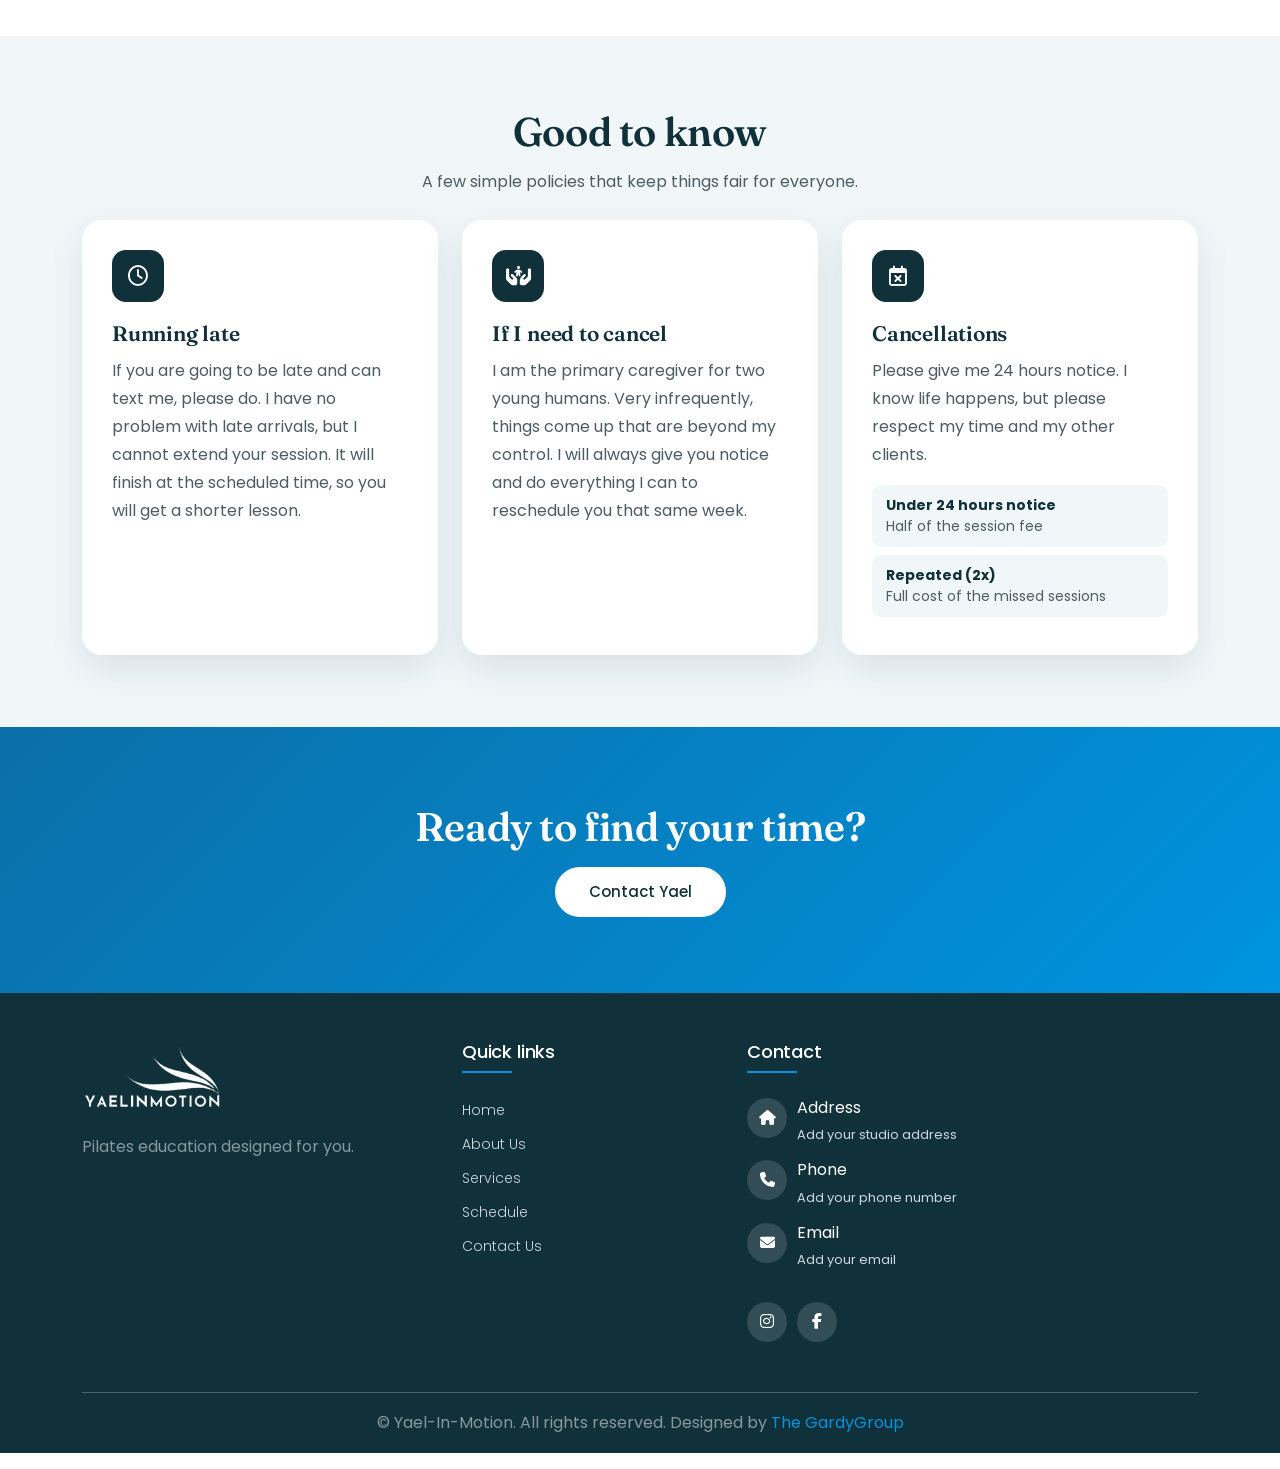
<file: schedule-page.html>
<!DOCTYPE html>
<html lang="en">
<head>
<meta charset="UTF-8">
<meta name="viewport" content="width=device-width, initial-scale=1.0">
<title>Schedule | Yael-In-Motion</title>
<link rel="icon" type="image/x-icon" href="images/logo-yael.png">
<link href="https://cdn.jsdelivr.net/npm/bootstrap@5.3.1/dist/css/bootstrap.min.css" rel="stylesheet" integrity="sha384-4bw+/aepP/YC94hEpVNVgiZdgIC5+VKNBQNGCHeKRQN+PtmoHDEXuppvnDJzQIu9" crossorigin="anonymous">
<link rel="stylesheet" href="https://cdnjs.cloudflare.com/ajax/libs/font-awesome/6.4.2/css/all.min.css" crossorigin="anonymous" referrerpolicy="no-referrer" />
<link href="https://unpkg.com/aos@2.3.1/dist/aos.css" rel="stylesheet">
<link rel="stylesheet" href="style.css">
</head>
<body>

<nav class="navbar navbar-expand-lg">
  <div class="container">
    <a class="navbar-brand" href="index.html"><img src="images/logo-yael.png" alt="Yael-In-Motion logo" width="120" class="logo-light"></a>
    <button class="navbar-toggler" type="button" data-bs-toggle="collapse" data-bs-target="#navbarNav" aria-controls="navbarNav" aria-expanded="false" aria-label="Toggle navigation"><span class="navbar-toggler-icon"></span></button>
    <div class="collapse navbar-collapse justify-content-end" id="navbarNav">
      <ul class="navbar-nav align-items-lg-center">
        <li class="nav-item"><a class="nav-link" href="index.html">Home</a></li>
        <li class="nav-item"><a class="nav-link" href="about-us.html">About Us</a></li>
        <li class="nav-item"><a class="nav-link" href="service-page.html">Services</a></li>
        <li class="nav-item"><a class="nav-link active" aria-current="page" href="schedule-page.html">Schedule</a></li>
        <li class="nav-item"><a class="nav-link nav-cta" href="contact-us.html">Contact Us</a></li>
      </ul>
    </div>
  </div>
</nav>

<!-- Dark hero -->
<section class="dark-hero text-center">
  <div class="container" data-aos="fade-up">
    <p class="kicker">Schedule</p>
    <h1>Simple pricing. Clear policies.</h1>
    <p class="lead-text mx-auto">Everything you need to know before you book your first session.</p>
  </div>
</section>

<!-- Pricing -->
<section class="pricing">
  <div class="container">
    <div class="row g-4 justify-content-center">
      <div class="col-lg-5 col-md-6" data-aos="fade-up">
        <div class="price-card featured">
          <span class="price-tag">In my studio</span>
          <div class="price"><sup>$</sup>95<small>/ session</small></div>
          <ul>
            <li><i class="fa-regular fa-clock"></i> 55 minutes</li>
            <li><i class="fa-solid fa-user"></i> One-on-one</li>
            <li><i class="fa-solid fa-ban"></i> No packages, pay per session</li>
          </ul>
          <a href="contact-us.html" class="btn">Book a session</a>
        </div>
      </div>
      <div class="col-lg-5 col-md-6" data-aos="fade-up" data-aos-delay="100">
        <div class="price-card">
          <span class="price-tag">At your home</span>
          <div class="price"><sup>$</sup>125<small>/ session</small></div>
          <ul>
            <li><i class="fa-regular fa-clock"></i> 55 minutes</li>
            <li><i class="fa-solid fa-house"></i> I travel to you</li>
            <li><i class="fa-solid fa-ban"></i> No packages, pay per session</li>
          </ul>
          <a href="contact-us.html" class="btn">Ask about home visits</a>
        </div>
      </div>
    </div>
  </div>
</section>

<!-- Sessions will be -->
<section class="sessions py-5">
  <div class="container py-4">
    <div class="row align-items-center g-5">
      <div class="col-lg-5" data-aos="fade-right"><img src="images/client-left.png.webp" alt="Pilates client during a session" class="img-fluid sessions-img"></div>
      <div class="col-lg-7" data-aos="fade-up">
        <h2>Your sessions will be personalized and integrated</h2>
        <div class="pillar mt-4"><h3>Personalized</h3><p>Our initial sessions are dedicated to assessing your current needs and creating a plan that fits your unique goals.</p></div>
        <div class="pillar"><h3>Integrated</h3><p>We are not just our bodies, our emotions or our thoughts. We are all of those things put together. I’ll work closely with you to integrate everything that makes you, you.</p></div>
        <div class="hero-btn mt-4"><a href="contact-us.html" class="btn">Work with me</a></div>
      </div>
    </div>
  </div>
</section>

<!-- Policies -->
<section class="policies py-5">
  <div class="container py-4">
    <div class="section-head text-center" data-aos="fade-up"><h2>Good to know</h2><p>A few simple policies that keep things fair for everyone.</p></div>
    <div class="row g-4 pt-4">
      <div class="col-lg-4 col-md-6" data-aos="fade-up">
        <div class="policy"><i class="fa-regular fa-clock"></i><h3>Running late</h3><p>If you are going to be late and can text me, please do. I have no problem with late arrivals, but I cannot extend your session. It will finish at the scheduled time, so you will get a shorter lesson.</p></div>
      </div>
      <div class="col-lg-4 col-md-6" data-aos="fade-up" data-aos-delay="100">
        <div class="policy"><i class="fa-solid fa-hands-holding-child"></i><h3>If I need to cancel</h3><p>I am the primary caregiver for two young humans. Very infrequently, things come up that are beyond my control. I will always give you notice and do everything I can to reschedule you that same week.</p></div>
      </div>
      <div class="col-lg-4 col-md-12" data-aos="fade-up" data-aos-delay="200">
        <div class="policy"><i class="fa-regular fa-calendar-xmark"></i><h3>Cancellations</h3><p>Please give me 24 hours notice. I know life happens, but please respect my time and my other clients.</p>
          <ul class="fees"><li><b>Under 24 hours notice</b> Half of the session fee</li><li><b>Repeated (2x)</b> Full cost of the missed sessions</li></ul></div>
      </div>
    </div>
  </div>
</section>

<section class="cta-band text-center">
  <div class="container" data-aos="fade-up">
    <h2>Ready to find your time?</h2>
    <div class="hero-btn"><a href="contact-us.html" class="btn mt-3">Contact Yael</a></div>
  </div>
</section>

<footer class="footer pt-5">
  <div class="container">
    <div class="row">
      <div class="footer-col col-md-4 mb-4"><a href="index.html"><img src="images/logo-yael.png" alt="Yael-In-Motion" width="140" class="logo-light mb-3"></a><p class="text-white-50">Pilates education designed for you.</p></div>
      <div class="footer-col col-md-3 mb-4"><h4>Quick links</h4>
        <ul><li><a href="index.html">Home</a></li><li><a href="about-us.html">About Us</a></li><li><a href="service-page.html">Services</a></li><li><a href="schedule-page.html">Schedule</a></li><li><a href="contact-us.html">Contact Us</a></li></ul></div>
      <div class="footer-col col-md-5 mb-4"><h4>Contact</h4>
        <div class="contact-details d-flex"><div class="contact-icon"><i class="fa fa-home"></i></div><div class="contact-address"><h5>Address</h5><p>Add your studio address</p></div></div>
        <div class="contact-details d-flex"><div class="contact-icon"><i class="fa fa-phone"></i></div><div class="contact-address"><h5>Phone</h5><p>Add your phone number</p></div></div>
        <div class="contact-details d-flex"><div class="contact-icon"><i class="fa fa-envelope"></i></div><div class="contact-address"><h5>Email</h5><p>Add your email</p></div></div>
        <div class="social-links mt-3"><a href="#" aria-label="Instagram"><i class="fa-brands fa-instagram"></i></a><a href="#" aria-label="Facebook"><i class="fa-brands fa-facebook-f"></i></a></div></div>
    </div>
    <hr class="text-white">
    <p class="footer-bottom text-center text-white-50 pb-3">&copy; Yael-In-Motion. All rights reserved. Designed by <a href="#">The GardyGroup</a></p>
  </div>
</footer>

<script src="https://cdn.jsdelivr.net/npm/bootstrap@5.3.1/dist/js/bootstrap.bundle.min.js" integrity="sha384-HwwvtgBNo3bZJJLYd8oVXjrBZt8cqVSpeBNS5n7C8IVInixGAoxmnlMuBnhbgrkm" crossorigin="anonymous"></script>
<script src="https://unpkg.com/aos@2.3.1/dist/aos.js"></script>
<script>AOS.init({once:true});</script>
</body>
</html>
</file>
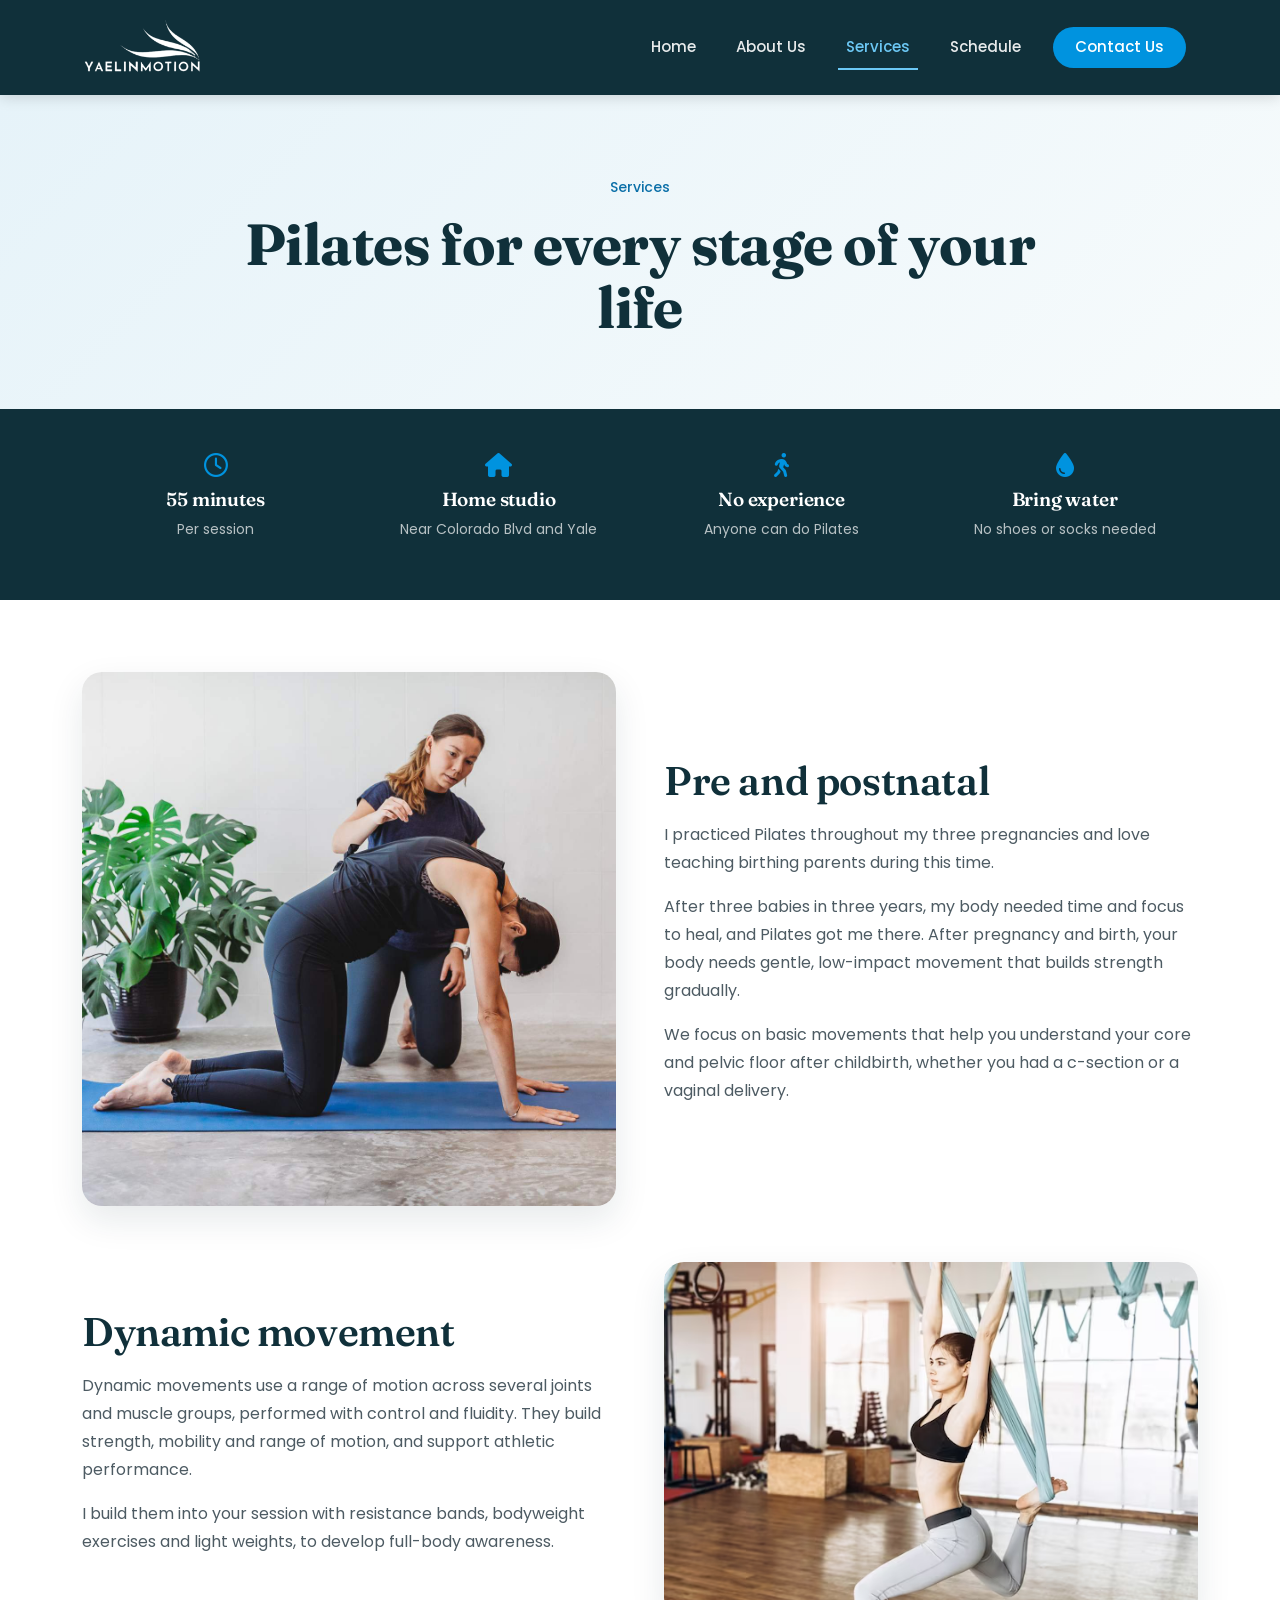
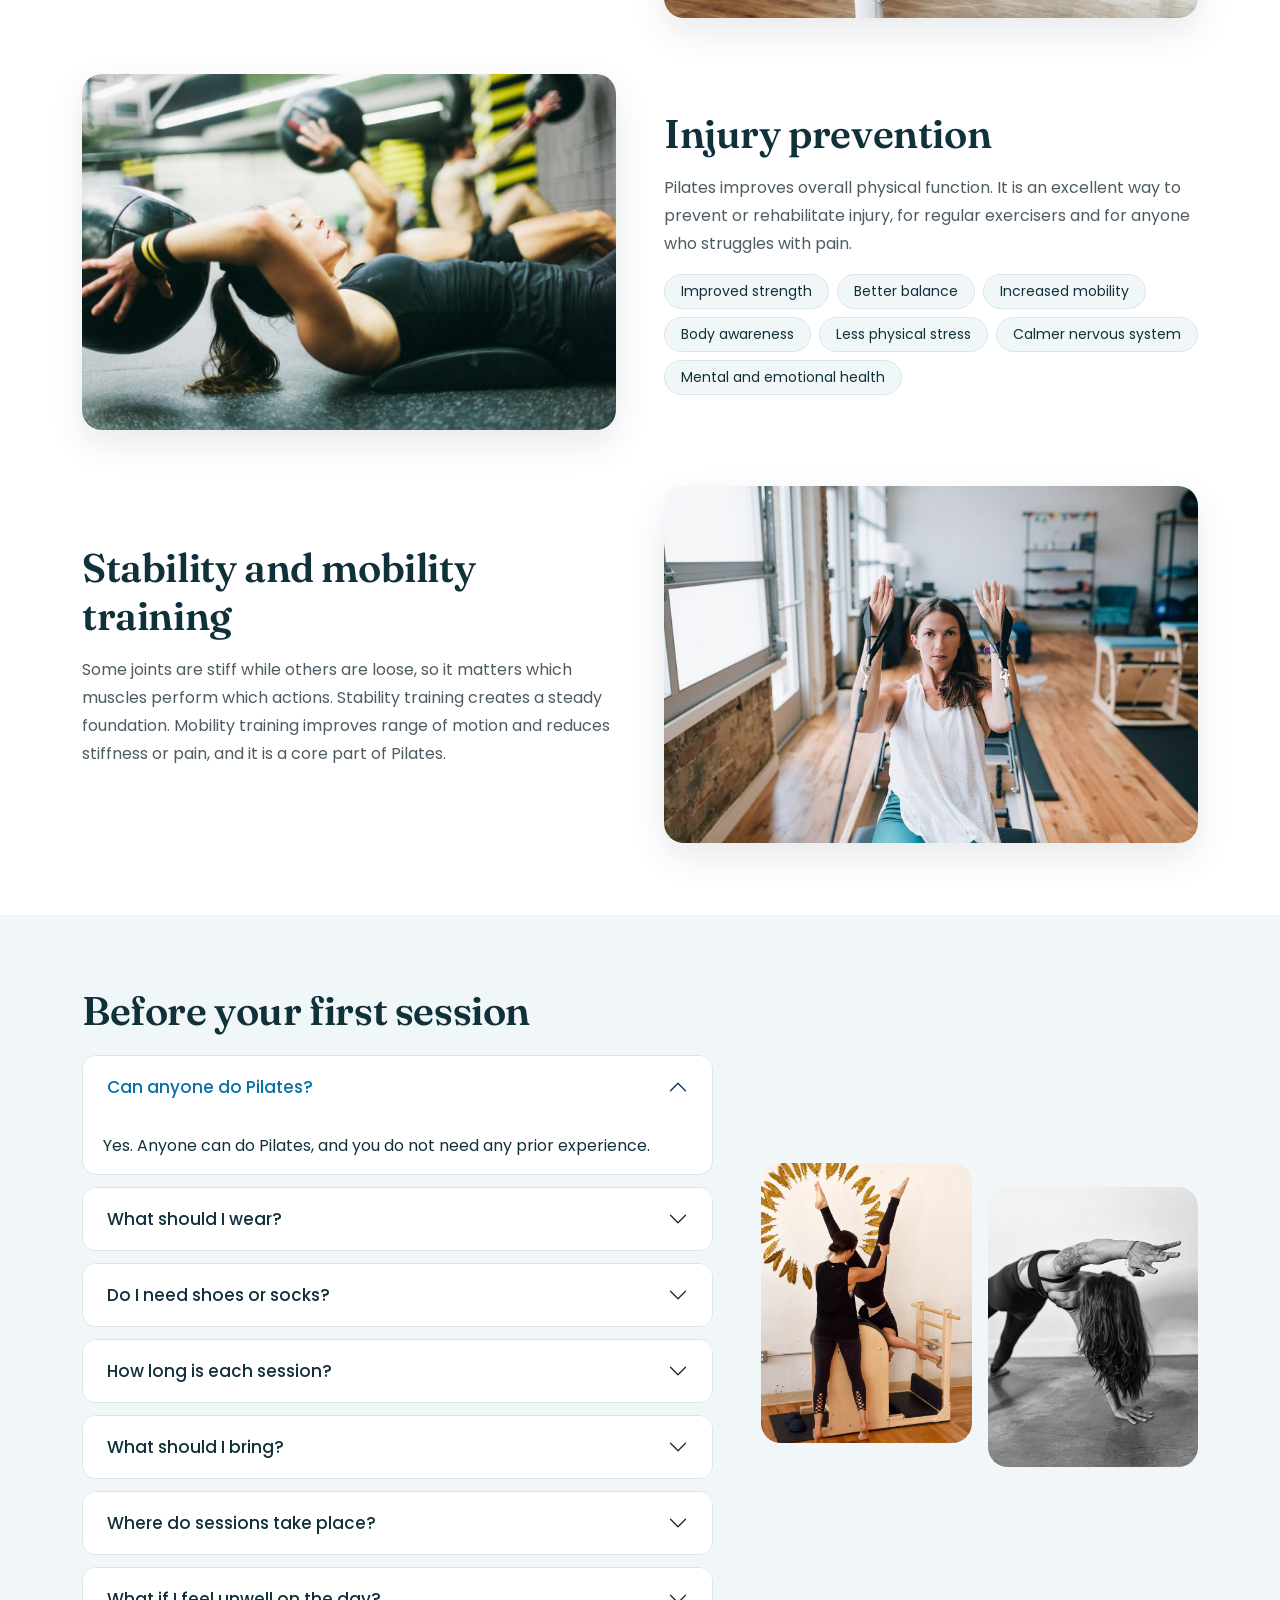
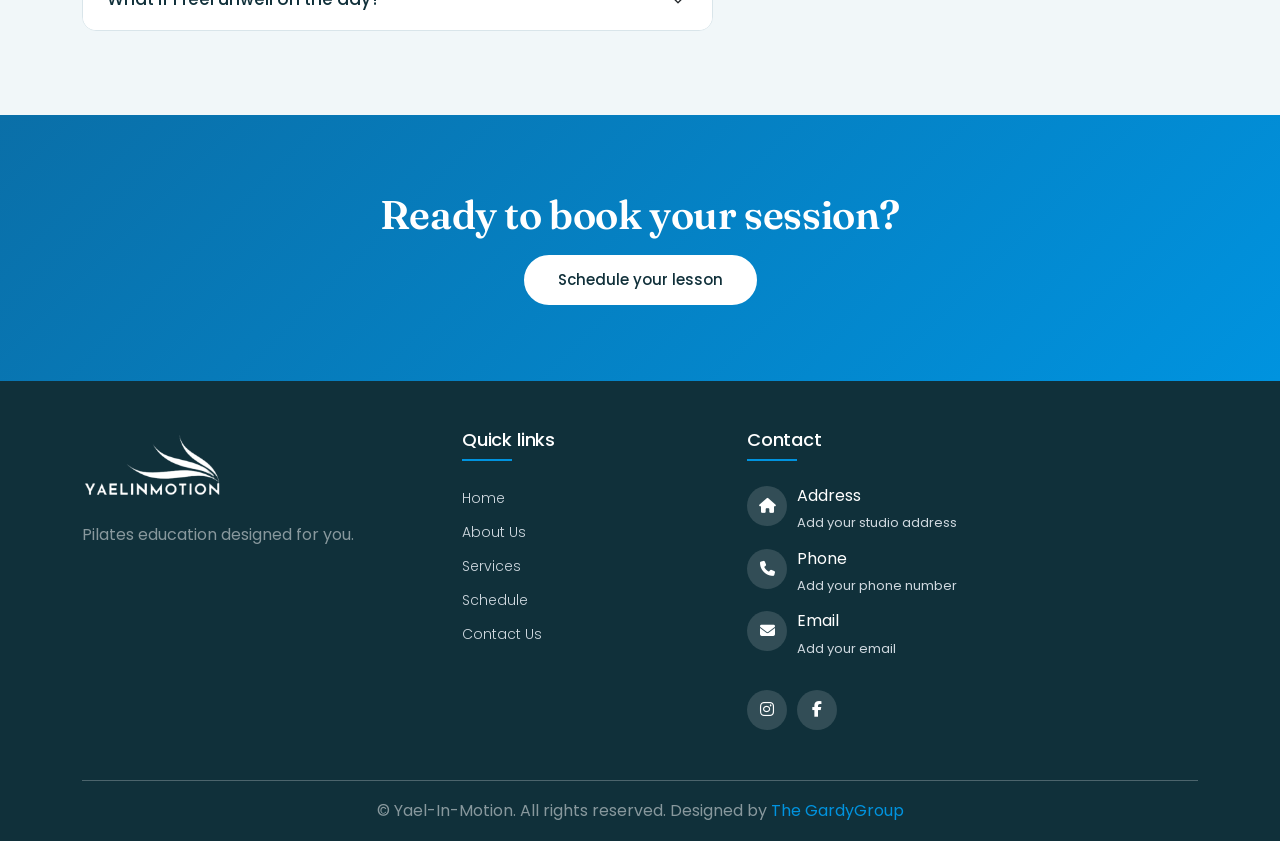
<file: service-page.html>
<!DOCTYPE html>
<html lang="en">
<head>
<meta charset="UTF-8">
<meta name="viewport" content="width=device-width, initial-scale=1.0">
<title>Services | Yael-In-Motion</title>
<link rel="icon" type="image/x-icon" href="images/logo-yael.png">
<link href="https://cdn.jsdelivr.net/npm/bootstrap@5.3.1/dist/css/bootstrap.min.css" rel="stylesheet" integrity="sha384-4bw+/aepP/YC94hEpVNVgiZdgIC5+VKNBQNGCHeKRQN+PtmoHDEXuppvnDJzQIu9" crossorigin="anonymous">
<link rel="stylesheet" href="https://cdnjs.cloudflare.com/ajax/libs/font-awesome/6.4.2/css/all.min.css" crossorigin="anonymous" referrerpolicy="no-referrer" />
<link href="https://unpkg.com/aos@2.3.1/dist/aos.css" rel="stylesheet">
<link rel="stylesheet" href="style.css">
</head>
<body>

<nav class="navbar navbar-expand-lg">
  <div class="container">
    <a class="navbar-brand" href="index.html"><img src="images/logo-yael.png" alt="Yael-In-Motion logo" width="120" class="logo-light"></a>
    <button class="navbar-toggler" type="button" data-bs-toggle="collapse" data-bs-target="#navbarNav" aria-controls="navbarNav" aria-expanded="false" aria-label="Toggle navigation"><span class="navbar-toggler-icon"></span></button>
    <div class="collapse navbar-collapse justify-content-end" id="navbarNav">
      <ul class="navbar-nav align-items-lg-center">
        <li class="nav-item"><a class="nav-link" href="index.html">Home</a></li>
        <li class="nav-item"><a class="nav-link" href="about-us.html">About Us</a></li>
        <li class="nav-item"><a class="nav-link active" aria-current="page" href="service-page.html">Services</a></li>
        <li class="nav-item"><a class="nav-link" href="schedule-page.html">Schedule</a></li>
        <li class="nav-item"><a class="nav-link nav-cta" href="contact-us.html">Contact Us</a></li>
      </ul>
    </div>
  </div>
</nav>

<section class="page-hero text-center">
  <div class="container" data-aos="fade-up">
    <p class="kicker">Services</p>
    <h1>Pilates for every stage of your life</h1>
  </div>
</section>

<!-- Session info -->
<section class="facts">
  <div class="container">
    <div class="row g-3 text-center">
      <div class="col-6 col-md-3"><i class="fa-regular fa-clock"></i><h3>55 minutes</h3><p>Per session</p></div>
      <div class="col-6 col-md-3"><i class="fa-solid fa-house"></i><h3>Home studio</h3><p>Near Colorado Blvd and Yale</p></div>
      <div class="col-6 col-md-3"><i class="fa-solid fa-person-walking"></i><h3>No experience</h3><p>Anyone can do Pilates</p></div>
      <div class="col-6 col-md-3"><i class="fa-solid fa-droplet"></i><h3>Bring water</h3><p>No shoes or socks needed</p></div>
    </div>
  </div>
</section>

<!-- Services -->
<section class="svc py-5">
  <div class="container py-4">

    <div class="row align-items-center g-5 svc-row">
      <div class="col-md-6" data-aos="fade-up"><img src="images/service-1.jpg" alt="Prenatal and postnatal Pilates" class="w-100"></div>
      <div class="col-md-6" data-aos="fade-up">
        <h2>Pre and postnatal</h2>
        <p class="mt-3">I practiced Pilates throughout my three pregnancies and love teaching birthing parents during this time.</p>
        <p>After three babies in three years, my body needed time and focus to heal, and Pilates got me there. After pregnancy and birth, your body needs gentle, low-impact movement that builds strength gradually.</p>
        <p>We focus on basic movements that help you understand your core and pelvic floor after childbirth, whether you had a c-section or a vaginal delivery.</p>
      </div>
    </div>

    <div class="row align-items-center g-5 svc-row flex-md-row-reverse">
      <div class="col-md-6" data-aos="fade-up"><img src="images/service-2.avif" alt="Dynamic movement with resistance bands" class="w-100"></div>
      <div class="col-md-6" data-aos="fade-up">
        <h2>Dynamic movement</h2>
        <p class="mt-3">Dynamic movements use a range of motion across several joints and muscle groups, performed with control and fluidity. They build strength, mobility and range of motion, and support athletic performance.</p>
        <p>I build them into your session with resistance bands, bodyweight exercises and light weights, to develop full-body awareness.</p>
      </div>
    </div>

    <div class="row align-items-center g-5 svc-row">
      <div class="col-md-6" data-aos="fade-up"><img src="images/service-3.jpg" alt="Injury prevention with Pilates" class="w-100"></div>
      <div class="col-md-6" data-aos="fade-up">
        <h2>Injury prevention</h2>
        <p class="mt-3">Pilates improves overall physical function. It is an excellent way to prevent or rehabilitate injury, for regular exercisers and for anyone who struggles with pain.</p>
        <ul class="chips">
          <li>Improved strength</li><li>Better balance</li><li>Increased mobility</li><li>Body awareness</li><li>Less physical stress</li><li>Calmer nervous system</li><li>Mental and emotional health</li>
        </ul>
      </div>
    </div>

    <div class="row align-items-center g-5 svc-row flex-md-row-reverse">
      <div class="col-md-6" data-aos="fade-up"><img src="images/service-44.jpg" alt="Stability and mobility training" class="w-100"></div>
      <div class="col-md-6" data-aos="fade-up">
        <h2>Stability and mobility training</h2>
        <p class="mt-3">Some joints are stiff while others are loose, so it matters which muscles perform which actions. Stability training creates a steady foundation. Mobility training improves range of motion and reduces stiffness or pain, and it is a core part of Pilates.</p>
      </div>
    </div>

  </div>
</section>

<!-- FAQ -->
<section class="faq py-5">
  <div class="container py-4">
    <div class="row g-5 align-items-center">
      <div class="col-lg-7" data-aos="fade-up">
        <h2 class="pb-2">Before your first session</h2>
        <div class="accordion" id="faqList">
          <div class="accordion-item"><h3 class="accordion-header"><button class="accordion-button" type="button" data-bs-toggle="collapse" data-bs-target="#q1">Can anyone do Pilates?</button></h3>
            <div id="q1" class="accordion-collapse collapse show" data-bs-parent="#faqList"><div class="accordion-body">Yes. Anyone can do Pilates, and you do not need any prior experience.</div></div></div>
          <div class="accordion-item"><h3 class="accordion-header"><button class="accordion-button collapsed" type="button" data-bs-toggle="collapse" data-bs-target="#q2">What should I wear?</button></h3>
            <div id="q2" class="accordion-collapse collapse" data-bs-parent="#faqList"><div class="accordion-body">Wear clothing that is easy to move in and that you feel comfortable in.</div></div></div>
          <div class="accordion-item"><h3 class="accordion-header"><button class="accordion-button collapsed" type="button" data-bs-toggle="collapse" data-bs-target="#q3">Do I need shoes or socks?</button></h3>
            <div id="q3" class="accordion-collapse collapse" data-bs-parent="#faqList"><div class="accordion-body">No, you do not need shoes or socks.</div></div></div>
          <div class="accordion-item"><h3 class="accordion-header"><button class="accordion-button collapsed" type="button" data-bs-toggle="collapse" data-bs-target="#q4">How long is each session?</button></h3>
            <div id="q4" class="accordion-collapse collapse" data-bs-parent="#faqList"><div class="accordion-body">Sessions are 55 minutes.</div></div></div>
          <div class="accordion-item"><h3 class="accordion-header"><button class="accordion-button collapsed" type="button" data-bs-toggle="collapse" data-bs-target="#q5">What should I bring?</button></h3>
            <div id="q5" class="accordion-collapse collapse" data-bs-parent="#faqList"><div class="accordion-body">Bring a water bottle.</div></div></div>
          <div class="accordion-item"><h3 class="accordion-header"><button class="accordion-button collapsed" type="button" data-bs-toggle="collapse" data-bs-target="#q6">Where do sessions take place?</button></h3>
            <div id="q6" class="accordion-collapse collapse" data-bs-parent="#faqList"><div class="accordion-body">In my home studio, near Colorado Blvd and Yale.</div></div></div>
          <div class="accordion-item"><h3 class="accordion-header"><button class="accordion-button collapsed" type="button" data-bs-toggle="collapse" data-bs-target="#q7">What if I feel unwell on the day?</button></h3>
            <div id="q7" class="accordion-collapse collapse" data-bs-parent="#faqList"><div class="accordion-body">If you are feeling under the weather at all, please contact me to reschedule.</div></div></div>
        </div>
      </div>
      <div class="col-lg-5" data-aos="fade-up">
        <div class="row g-3">
          <div class="col-6"><img src="images/faqs-1.jpg" alt="Pilates session" class="w-100 faq-img"></div>
          <div class="col-6 pt-4"><img src="images/faqs-2.jfif" alt="Pilates equipment" class="w-100 faq-img"></div>
        </div>
      </div>
    </div>
  </div>
</section>

<section class="cta-band text-center">
  <div class="container" data-aos="fade-up">
    <h2>Ready to book your session?</h2>
    <div class="hero-btn"><a href="schedule-page.html" class="btn mt-3">Schedule your lesson</a></div>
  </div>
</section>

<footer class="footer pt-5">
  <div class="container">
    <div class="row">
      <div class="footer-col col-md-4 mb-4"><a href="index.html"><img src="images/logo-yael.png" alt="Yael-In-Motion" width="140" class="logo-light mb-3"></a><p class="text-white-50">Pilates education designed for you.</p></div>
      <div class="footer-col col-md-3 mb-4"><h4>Quick links</h4>
        <ul><li><a href="index.html">Home</a></li><li><a href="about-us.html">About Us</a></li><li><a href="service-page.html">Services</a></li><li><a href="schedule-page.html">Schedule</a></li><li><a href="contact-us.html">Contact Us</a></li></ul></div>
      <div class="footer-col col-md-5 mb-4"><h4>Contact</h4>
        <div class="contact-details d-flex"><div class="contact-icon"><i class="fa fa-home"></i></div><div class="contact-address"><h5>Address</h5><p>Add your studio address</p></div></div>
        <div class="contact-details d-flex"><div class="contact-icon"><i class="fa fa-phone"></i></div><div class="contact-address"><h5>Phone</h5><p>Add your phone number</p></div></div>
        <div class="contact-details d-flex"><div class="contact-icon"><i class="fa fa-envelope"></i></div><div class="contact-address"><h5>Email</h5><p>Add your email</p></div></div>
        <div class="social-links mt-3"><a href="#" aria-label="Instagram"><i class="fa-brands fa-instagram"></i></a><a href="#" aria-label="Facebook"><i class="fa-brands fa-facebook-f"></i></a></div></div>
    </div>
    <hr class="text-white">
    <p class="footer-bottom text-center text-white-50 pb-3">&copy; Yael-In-Motion. All rights reserved. Designed by <a href="#">The GardyGroup</a></p>
  </div>
</footer>

<script src="https://cdn.jsdelivr.net/npm/bootstrap@5.3.1/dist/js/bootstrap.bundle.min.js" integrity="sha384-HwwvtgBNo3bZJJLYd8oVXjrBZt8cqVSpeBNS5n7C8IVInixGAoxmnlMuBnhbgrkm" crossorigin="anonymous"></script>
<script src="https://unpkg.com/aos@2.3.1/dist/aos.js"></script>
<script>AOS.init({once:true});</script>
</body>
</html>
</file>
<file: style.css>
@import url('https://fonts.googleapis.com/css2?family=Fraunces:opsz,wght@9..144,500;9..144,600;9..144,700&family=Poppins:wght@300;400;500;600&display=swap');
:root{--ink:#10303a;--text:#4d5b63;--brand:#0093df;--deep:#0a6fa8;--mist:#f1f7f9;--line:#d9e5ea;--white:#fff;--r:20px;--sh:0 14px 34px rgba(16,48,58,.10)}
*{margin:0;padding:0;box-sizing:border-box}
html{scroll-behavior:smooth}
body{font-family:'Poppins',sans-serif;color:var(--text);background:var(--white);-webkit-font-smoothing:antialiased}
h1,h2,h3,h4{font-family:'Fraunces',serif;color:var(--ink);letter-spacing:-.01em}
h1{font-weight:700;font-size:58px;line-height:1.08}
h2{font-weight:600;font-size:40px;line-height:1.2}
h3{font-weight:600;font-size:22px;line-height:1.3}
p{font-size:16px;line-height:1.75;color:var(--text)}
img{max-width:100%}
a:focus-visible,button:focus-visible{outline:3px solid var(--brand);outline-offset:3px}
.section-head p{max-width:56ch;margin:12px auto 0}

/* Navbar */
.navbar{position:absolute;top:0;left:0;right:0;z-index:5;padding:14px 0}
.navbar .navbar-nav .nav-item a{font-size:15px;font-weight:500;margin:5px 12px;color:var(--ink);position:relative;transition:color .25s}
.navbar .nav-item a:hover,.navbar .nav-item a.active{color:var(--brand);text-decoration:none}
.navbar .nav-item a.active::after{content:"";position:absolute;left:0;right:0;bottom:-3px;height:2px;background:var(--brand)}
.navbar .nav-item a.nav-cta{background:var(--ink);color:var(--white);padding:9px 22px;border-radius:999px}
.navbar .nav-item a.nav-cta:hover{background:var(--brand);color:var(--white)}
.navbar .navbar-toggler{border:none}.navbar .navbar-toggler:focus{box-shadow:none}
.navbar .navbar-brand img{margin-top:-18px}

/* Hero */
.hero-section{background:linear-gradient(135deg,#e6f3f9 0%,#f7fbfc 55%,#fff 100%);padding:130px 0 80px;overflow:hidden}
.kicker{font-size:14px;font-weight:500;color:var(--deep);margin-bottom:14px}
.hero-content .lead-text{font-size:18px;margin-top:20px;max-width:46ch}
.hero-photo{border-radius:240px 240px var(--r) var(--r);overflow:hidden;box-shadow:var(--sh);background:var(--mist)}
.hero-photo img{display:block;width:100%}
.hero-btn a{background:var(--brand);line-height:46px;padding:0 32px;color:var(--white);font-weight:500;font-size:15px;border:2px solid var(--brand);border-radius:999px;transition:transform .25s,background-color .25s,color .25s}
.hero-btn a:hover{background:var(--ink);border-color:var(--ink);color:var(--white);transform:translateY(-2px)}
.hero-btn a.btn-ghost{background:transparent;color:var(--ink);border-color:var(--ink)}
.hero-btn a.btn-ghost:hover{background:var(--ink);color:var(--white)}

/* Facts */
.facts{background:var(--ink);padding:44px 0}
.facts i{font-size:24px;color:var(--brand);margin-bottom:10px}
.facts h3{color:var(--white);font-size:19px}
.facts p{color:rgba(255,255,255,.7);font-size:14px;line-height:1.5}

/* Pilates cards */
.pilate{background:var(--mist)}
.pilate .card{border-radius:var(--r);overflow:hidden;box-shadow:var(--sh)}
.pilate .card .card-img{overflow:hidden}
.pilate .card-body{padding:24px 26px 30px}
.pilate .card-body h3{margin-bottom:10px}
.card-img-top{height:270px;object-fit:cover;transition:transform .6s}
.pilate .card:hover .card-img-top{transform:scale(1.05)}

/* Steps */
.step{padding:28px;border-left:3px solid var(--brand);background:var(--white)}
.step span{display:inline-grid;place-items:center;width:38px;height:38px;border-radius:50%;background:var(--brand);color:var(--white);font-weight:600;margin-bottom:14px}
.step h3{margin-bottom:8px}

/* Approach */
.parrallax{background:url(images/YAELINMOTION-93.jpg) center/cover no-repeat fixed}
.approach{background:linear-gradient(180deg,rgba(16,48,58,.78),rgba(16,48,58,.9));padding:4.5rem 0!important}
.approach h2{color:var(--white);margin-bottom:12px}
.approach p{color:rgba(255,255,255,.9);max-width:68ch;margin:14px auto 0}

/* Testimonials */
.shadow{background:var(--white);box-shadow:var(--sh);padding:24px 24px 34px;border:1px solid var(--line);border-radius:26px;margin-left:0;margin-right:0}
.shadow img{border-radius:var(--r)}
.our-testimonial .owl-carousel h3{font-size:24px}
.owl-theme .owl-dots .owl-dot span{background:var(--line)}
.owl-theme .owl-dots .owl-dot.active span{background:var(--brand)}

/* FAQ */
.faq{background:var(--mist)}
.faq .accordion-item{border:1px solid var(--line)!important;border-radius:14px!important;margin:12px 0;overflow:hidden;box-shadow:none}
.faq .accordion-header{padding:0;margin:0;min-height:0}
.faq .accordion-header::after{display:none}
.faq .accordion-button{font-family:'Poppins',sans-serif;font-weight:500;font-size:17px;color:var(--ink);padding:20px 24px}
.faq .accordion-button:not(.collapsed){background:var(--white);color:var(--deep);box-shadow:none}
.faq .accordion-button:focus{box-shadow:0 0 0 3px rgba(0,147,223,.25)}

/* CTA */
.cta-band{background:linear-gradient(135deg,var(--deep),var(--brand));padding:76px 0}
.cta-band h2{color:var(--white);max-width:22ch;margin:0 auto}
.cta-band .hero-btn a{background:var(--white);color:var(--ink);border-color:var(--white)}
.cta-band .hero-btn a:hover{background:var(--ink);color:var(--white);border-color:var(--ink)}

/* ---- Other pages (kept) ---- */
.about-us{background-color:var(--text)}
.service{padding:170px 0}
.service-centent{padding:50px 0}
.service-centent img{border-radius:var(--r)}
.accordion-item{background:var(--white);color:var(--ink);margin:1rem 0;border:1px solid var(--line)!important;border-radius:14px!important;overflow:hidden}
.accordion-item-header{padding:20px 24px 10px 54px;min-height:3.5rem;line-height:1.25rem;font-weight:bold;position:relative;cursor:pointer}
.accordion-item-header h5{font-size:18px}
.accordion-item-header::after{content:"\203a";color:var(--brand);font-size:40px;position:absolute;left:24px;top:45%;transform:translateY(-10px);transition:transform .3s}
.accordion-item-header.active::after{content:"\203a";transform:rotate(90deg)}
.accordion-item-body{padding:0 22px;max-height:0;overflow:hidden;transition:max-height .2s ease-out}
.accordion-item-body-content{line-height:1.6rem;color:var(--text)}
.information-section .card{border-radius:var(--r);border:1px solid var(--line);transition:transform .25s,box-shadow .25s}
.information-section .card:hover{transform:translateY(-4px);box-shadow:var(--sh)}
.information-section .card-icon{width:100px;height:100px;border-radius:50%;background:var(--brand);display:flex;align-items:center;justify-content:center;font-size:40px;color:var(--white)}
.contact{background:var(--mist)}
.contact .title{font-family:'Fraunces',serif;font-size:33px;font-weight:600;color:var(--ink);width:100%;line-height:1.3}
.form .form-group{margin-bottom:20px}
.form .form-control{padding:13px 16px;border-radius:10px;border:1px solid var(--line)}
.form .form-group .form-control:focus{border-color:var(--brand);box-shadow:0 0 0 4px rgba(0,147,223,.15)}
.form .form-group textarea{height:120px}
.form .contact-btn button{width:100%;background:var(--ink);padding:12px 20px;border:none;border-radius:999px;transition:background-color .25s}
.form .contact-btn button:hover{background:var(--brand)}
.contact-info .contact-details{margin:10px 0}
.contact-details .contact-icon{font-size:20px;width:45px;height:45px;line-height:45px;color:var(--white);text-align:center;margin:2px 25px 25px 0;border-radius:12px;background:var(--ink)}
.contact-address h5{color:var(--ink);font-weight:600;font-size:19px}
.contact-address p{line-height:1.5}

/* Footer */
.footer{background:var(--ink)}
.footer ul{list-style:none;padding-left:0}
.footer-col h4{font-family:'Poppins',sans-serif;font-size:18px;color:var(--white);margin-bottom:35px;font-weight:500;position:relative}
.footer-col h4::before{content:"";position:absolute;left:0;bottom:-10px;background:var(--brand);width:50px;height:2px}
.footer-col h5{color:var(--white)}
.footer-col ul li:not(:last-child){margin-bottom:10px}
.footer-col ul li a{color:#cfd8df;font-size:14px;font-weight:300;text-decoration:none;transition:all .3s}
.footer-col ul li a:hover{color:var(--white);padding-left:7px}
.footer-col .contact-details .contact-icon{margin:0 10px 0 0;background:rgba(255,255,255,.14);border-radius:50%;width:40px;height:40px;font-size:15px;line-height:40px;flex-shrink:0}
.footer-col .contact-details .contact-address h5{font-weight:inherit;font-size:16px}
.footer-col .contact-details .contact-address p{font-size:13px;color:#cfd8df}
.footer-col .social-links a{color:var(--white);background:rgba(255,255,255,.14);display:inline-block;height:40px;width:40px;border-radius:50%;text-align:center;margin:0 10px 10px 0;line-height:40px;transition:all .4s}
.footer-col .social-links a:hover{color:var(--ink);background:var(--white)}
.footer-bottom a{color:var(--brand);text-decoration:none}

@media(max-width:992px){.parrallax{background-attachment:scroll}}
@media(max-width:768px){
h1{font-size:42px}h2{font-size:32px}
.hero-section{padding-top:110px}
.hero-photo{border-radius:140px 140px var(--r) var(--r)}
.navbar .navbar-nav{background:var(--white);padding:10px 0;box-shadow:var(--sh);border-radius:0 0 40px 20px}
.navbar .nav-item a.nav-cta{display:inline-block;margin-left:12px}}
@media(max-width:425px){h1{font-size:34px}h2{font-size:27px}}
@media(prefers-reduced-motion:reduce){*{transition:none!important;scroll-behavior:auto!important}}

/* ===== v3: dark navbar (fixes logo), logo, inner pages ===== */
.navbar{position:sticky;top:0;background:var(--ink);padding:10px 0;box-shadow:0 2px 14px rgba(0,0,0,.15)}
.navbar .navbar-nav .nav-item a{color:rgba(255,255,255,.9)}
.navbar .nav-item a:hover,.navbar .nav-item a.active{color:#6cc8f5}
.navbar .nav-item a.active::after{background:#6cc8f5}
.navbar .nav-item a.nav-cta{background:var(--brand);color:var(--white)}
.navbar .nav-item a.nav-cta:hover{background:var(--white);color:var(--ink)}
.navbar .navbar-brand img{margin-top:0}
.navbar .navbar-toggler-icon{filter:invert(1)}
.logo-light{filter:brightness(0) invert(1);height:auto}
.hero-section{padding:70px 0 80px}
.page-hero{background:linear-gradient(135deg,#e6f3f9,#f7fbfc);padding:80px 0 70px}
.page-hero h1{max-width:20ch;margin:0 auto}
.bio .hero-photo{border-radius:var(--r)}
.timeline{max-width:720px;border-left:3px solid var(--line);padding-left:32px}
.t-item{position:relative;padding-bottom:30px}
.t-item::before{content:"";position:absolute;left:-42px;top:6px;width:16px;height:16px;border-radius:50%;background:var(--brand);border:3px solid var(--white);box-shadow:0 0 0 2px var(--brand)}
.t-item:last-child{padding-bottom:0}
.t-item h3{font-size:20px;margin-bottom:6px}
.service{padding:90px 0}
@media(max-width:768px){
.navbar .navbar-nav{background:transparent;box-shadow:none;padding:8px 0}
.hero-section{padding-top:50px}
.page-hero{padding:56px 0 48px}}

/* ===== Services page ===== */
.svc-row{margin-bottom:56px}
.svc-row:last-child{margin-bottom:0}
.svc img{border-radius:var(--r);box-shadow:var(--sh);object-fit:cover}
.chips{list-style:none;display:flex;flex-wrap:wrap;gap:8px;margin:16px 0 0;padding:0}
.chips li{background:var(--mist);color:var(--ink);border:1px solid var(--line);border-radius:999px;padding:6px 16px;font-size:14px}
.faq-img{border-radius:var(--r);aspect-ratio:3/4;object-fit:cover}

/* ===== Schedule page ===== */
.dark-hero{background:radial-gradient(900px 400px at 80% -10%,rgba(0,147,223,.45),transparent 60%),var(--ink);padding:80px 0 150px}
.dark-hero h1{color:var(--white);max-width:16ch;margin:0 auto}
.dark-hero .kicker{color:#6cc8f5}
.dark-hero .lead-text{color:rgba(255,255,255,.8);max-width:44ch;margin-top:18px}
.pricing{margin-top:-90px;position:relative;z-index:2}
.price-card{background:var(--white);border:1px solid var(--line);border-radius:26px;padding:36px 34px;box-shadow:var(--sh);height:100%}
.price-card.featured{background:linear-gradient(160deg,var(--deep),var(--brand));border:none;color:var(--white)}
.price-tag{display:inline-block;font-size:14px;font-weight:500;padding:5px 16px;border-radius:999px;background:var(--mist);color:var(--deep)}
.featured .price-tag{background:rgba(255,255,255,.2);color:var(--white)}
.price{font-family:'Fraunces',serif;font-weight:700;font-size:78px;line-height:1;color:var(--ink);margin:22px 0 18px}
.price sup{font-size:30px;top:-1.3em;margin-right:4px}
.price small{font-family:'Poppins',sans-serif;font-size:16px;font-weight:400;margin-left:8px;opacity:.7}
.featured .price{color:var(--white)}
.price-card ul{list-style:none;padding:0;margin:0 0 28px}
.price-card li{padding:10px 0;border-top:1px solid var(--line);font-size:15px}
.featured li{border-color:rgba(255,255,255,.25)}
.price-card li i{width:26px;color:var(--brand)}
.featured li i{color:var(--white)}
.price-card .btn{display:block;border-radius:999px;font-weight:500;line-height:30px;background:var(--ink);color:var(--white);border:2px solid var(--ink);transition:transform .25s}
.price-card .btn:hover{transform:translateY(-2px)}
.featured .btn{background:var(--white);color:var(--ink);border-color:var(--white)}
.sessions-img{border-radius:240px 240px var(--r) var(--r);background:var(--mist)}
.pillar{border-left:3px solid var(--brand);padding-left:20px;margin-bottom:22px}
.pillar h3{font-size:21px;margin-bottom:6px}
.pillar p{margin:0}
.policies{background:var(--mist)}
.policy{background:var(--white);border-radius:var(--r);padding:30px;height:100%;box-shadow:var(--sh)}
.policy>i{display:grid;place-items:center;width:52px;height:52px;border-radius:14px;background:var(--ink);color:var(--white);font-size:20px;margin-bottom:18px}
.policy h3{font-size:21px;margin-bottom:10px}
.fees{list-style:none;padding:0;margin:16px 0 0}
.fees li{padding:10px 14px;background:var(--mist);border-radius:10px;margin-bottom:8px;font-size:14px;line-height:1.5}
.fees b{display:block;color:var(--ink)}
@media(max-width:768px){.dark-hero{padding:56px 0 120px}.price{font-size:64px}}

/* ===== Contact page ===== */
.page-hero .lead-text{max-width:48ch}
.contact-wrap{border-radius:28px;overflow:hidden;box-shadow:var(--sh);background:var(--white)}
.panel{height:100%;background:radial-gradient(500px 300px at 0% 0%,rgba(0,147,223,.35),transparent 70%),var(--ink);padding:44px 38px;color:rgba(255,255,255,.85)}
.panel h2{color:var(--white);font-size:32px;margin-bottom:12px}
.panel p{color:rgba(255,255,255,.8)}
.panel .contact-icon{background:rgba(255,255,255,.14);margin-bottom:18px}
.panel .contact-address h5{color:var(--white)}
.panel .contact-address p{margin:0}
.panel-link{display:inline-block;margin-top:14px;color:#6cc8f5;text-decoration:none;font-weight:500}
.panel-link:hover{color:var(--white)}
.form-card{padding:44px 40px}
.form-card h3{font-size:26px;margin-bottom:22px}
.form-label{font-size:14px;font-weight:500;color:var(--ink);margin-bottom:6px}
@media(max-width:768px){.panel,.form-card{padding:32px 24px}}
</file>
